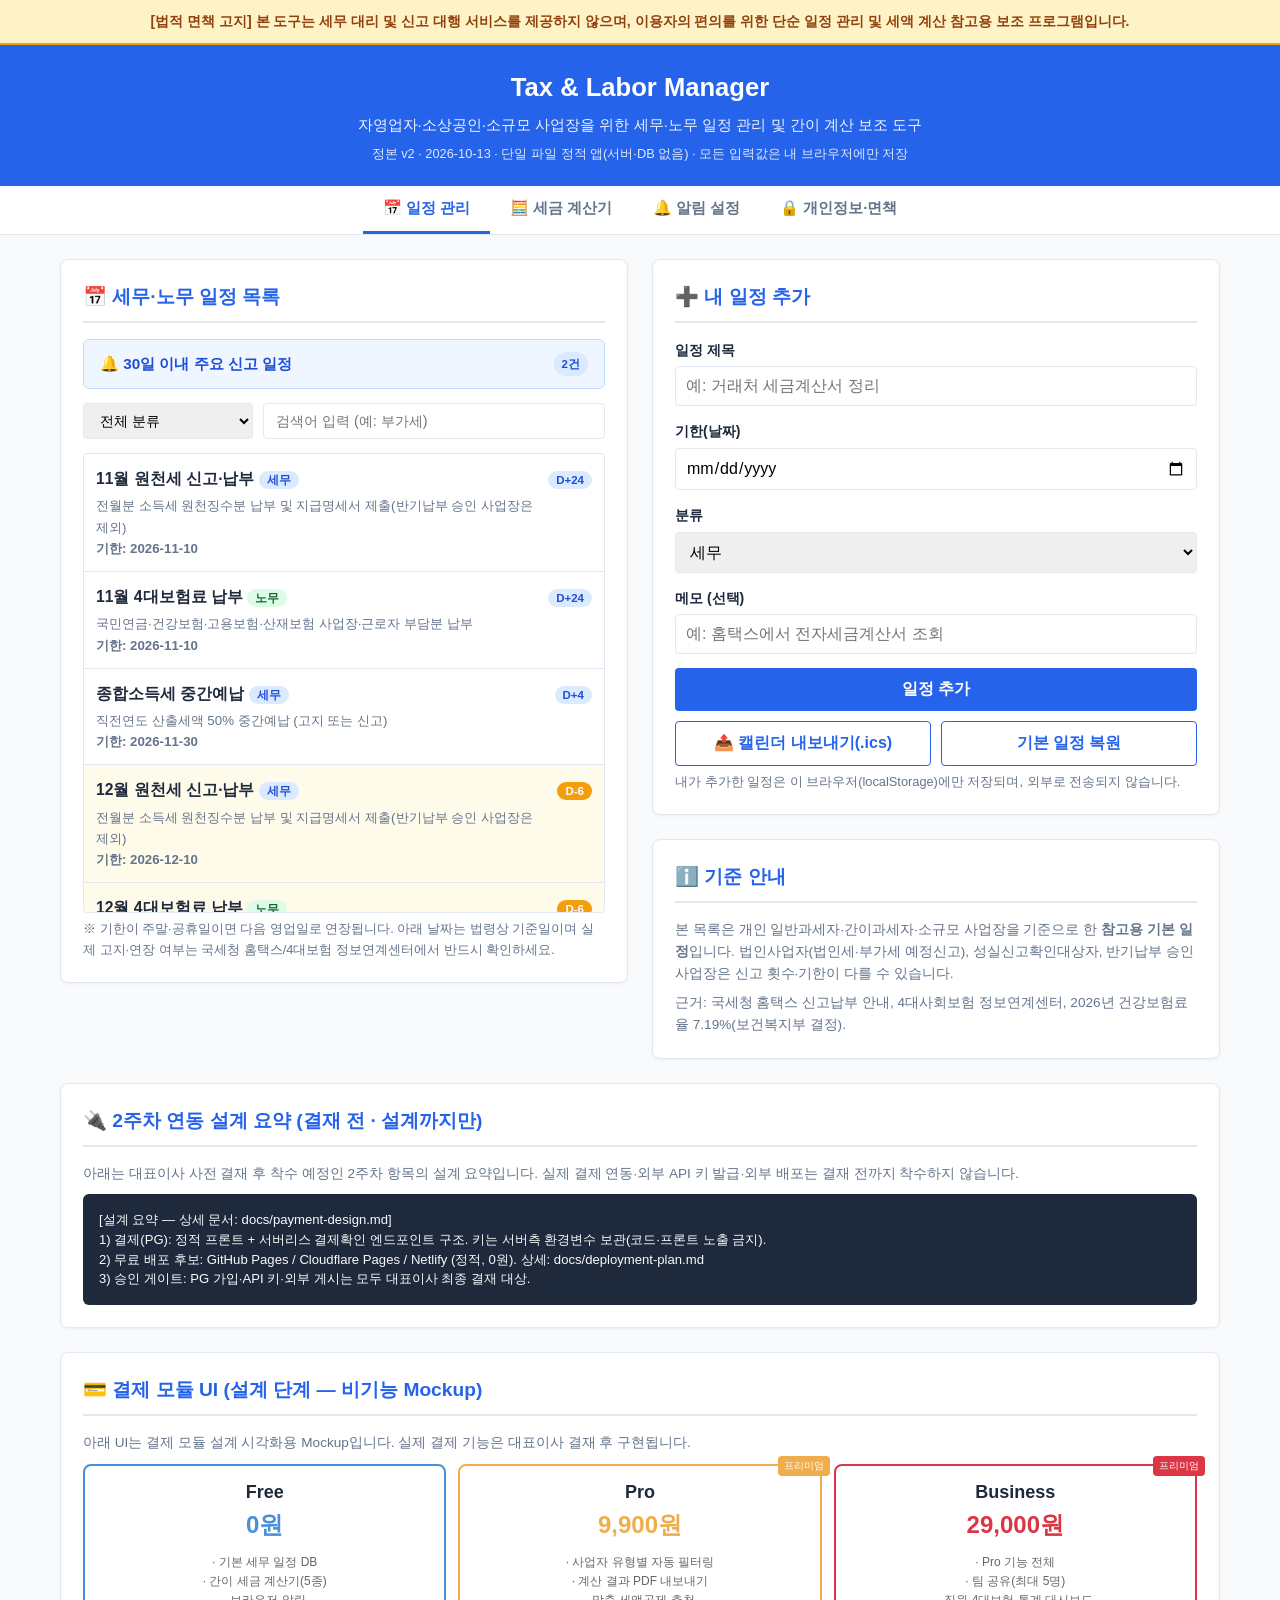
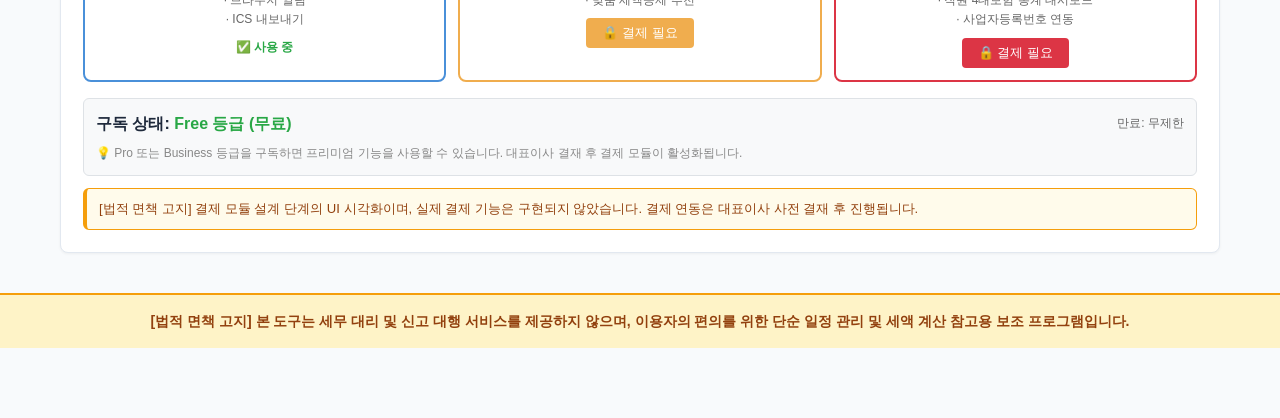
<file: index.html>
<!DOCTYPE html>
<html lang="ko">
<head>
<meta charset="UTF-8">
<meta name="viewport" content="width=device-width, initial-scale=1.0">
<title>Tax &amp; Labor Manager — 세무·노무 일정 및 간이 계산 보조 도구</title>
<!--
  ============================================================================
  Tax & Labor Manager (세무·노무 일정 관리 + 세금 간이 계산 보조 도구)
  - 10조 스튜디오 · automation · 정본 v2 (2026-10-13 확장판)
  - 단일 파일 정적 웹 앱(HTML/CSS/JS, 외부 라이브러리 0). 서버·DB 없음.
  - 개인정보: 모든 입력값은 브라우저 localStorage에만 저장되며 외부 전송 없음.
  - 법적 성격: 세무 대리·신고 대행이 아닌 '단순 일정 관리 및 세액 계산 참고용 보조'.
  - 근거(2026 요율): 보건복지부 2026년 건강보험료율 7.19% 결정 보도자료,
    국민연금 9.5%(연금개혁), 고용보험 실업급여 1.8%, 장기요양 건보료의 12.95%.
    4대보험 정보연계센터·국세청 홈택스 공시 기준. 요율은 매년 변동될 수 있음.
  ============================================================================
-->
<style>
  :root{
    --primary:#2563eb; --primary-dark:#1d4ed8; --bg:#f8fafc; --card:#ffffff;
    --text:#1e293b; --muted:#64748b; --border:#e2e8f0;
    --warn-bg:#fef3c7; --warn-border:#f59e0b; --warn-text:#92400e;
    --danger:#dc2626; --ok:#059669;
  }
  *{box-sizing:border-box;margin:0;padding:0;font-family:'Malgun Gothic','Apple SD Gothic Neo',sans-serif;}
  body{background:var(--bg);color:var(--text);line-height:1.6;padding-bottom:70px;}

  /* ── 법적 면책 고지 (상단·하단 영구 고정) ───────────────────────────── */
  .disclaimer-banner{background:var(--warn-bg);border-bottom:2px solid var(--warn-border);
    color:var(--warn-text);padding:10px 20px;font-size:.88rem;text-align:center;font-weight:bold;
    position:sticky;top:0;z-index:1000;}
  .disclaimer-footer{background:var(--warn-bg);border-top:2px solid var(--warn-border);
    color:var(--warn-text);padding:15px 20px;font-size:.88rem;text-align:center;font-weight:bold;margin-top:40px;}
  .disclaimer-inline{background:#fffbeb;border:1px solid var(--warn-border);border-left:4px solid var(--warn-border);
    color:var(--warn-text);padding:10px 12px;border-radius:6px;font-size:.82rem;margin-top:10px;line-height:1.5;}

  header{background:var(--primary);color:#fff;padding:22px 20px;text-align:center;}
  header h1{font-size:1.6rem;margin-bottom:6px;}
  header p{font-size:.95rem;opacity:.92;}

  .tabs{display:flex;justify-content:center;gap:0;background:#fff;border-bottom:1px solid var(--border);
    position:sticky;top:44px;z-index:900;flex-wrap:wrap;}
  .tab{padding:12px 20px;cursor:pointer;border:none;background:none;font-size:.95rem;font-weight:bold;
    color:var(--muted);border-bottom:3px solid transparent;}
  .tab.active{color:var(--primary);border-bottom-color:var(--primary);}
  .panel{display:none;}
  .panel.active{display:block;}

  .container{max-width:1200px;margin:24px auto;padding:0 20px;}
  .grid2{display:grid;grid-template-columns:1fr 1fr;gap:24px;}
  @media(max-width:900px){.grid2{grid-template-columns:1fr;}}

  .card{background:var(--card);border:1px solid var(--border);border-radius:8px;padding:22px;
    box-shadow:0 1px 3px rgba(0,0,0,.05);margin-bottom:24px;}
  .card h2{font-size:1.2rem;color:var(--primary);margin-bottom:16px;border-bottom:2px solid var(--border);padding-bottom:8px;}

  .filterbar{display:flex;gap:10px;margin-bottom:14px;flex-wrap:wrap;}
  .filterbar select,.filterbar input{padding:8px 12px;border:1px solid var(--border);border-radius:4px;font-size:.9rem;}
  .filterbar input{flex:1;min-width:140px;}

  .upcoming{background:#eff6ff;border:1px solid #bfdbfe;border-radius:6px;padding:12px 16px;margin-bottom:14px;
    display:flex;align-items:center;justify-content:space-between;font-weight:bold;color:var(--primary-dark);font-size:.95rem;}

  .schedule-list{max-height:460px;overflow-y:auto;border:1px solid var(--border);border-radius:4px;}
  .schedule-item{padding:12px;border-bottom:1px solid var(--border);display:flex;justify-content:space-between;align-items:flex-start;gap:10px;}
  .schedule-item:last-child{border-bottom:none;}
  .schedule-item.urgent{background:#fef2f2;}
  .schedule-item.soon{background:#fffbeb;}
  .schedule-info h4{font-size:.98rem;margin-bottom:4px;}
  .schedule-info p{font-size:.83rem;color:var(--muted);}
  .badge{background:#dbeafe;color:var(--primary-dark);padding:3px 8px;border-radius:12px;font-size:.72rem;font-weight:bold;white-space:nowrap;}
  .badge.dday{background:var(--danger);color:#fff;}
  .badge.soon{background:var(--warn-border);color:#fff;}
  .badge.labor{background:#dcfce7;color:#166534;}
  .delbtn{background:none;border:1px solid var(--border);color:var(--muted);border-radius:4px;cursor:pointer;
    font-size:.75rem;padding:3px 8px;}

  .form-group{margin-bottom:14px;}
  .form-group label{display:block;font-size:.88rem;font-weight:bold;margin-bottom:5px;}
  .form-group input,.form-group select{width:100%;padding:10px;border:1px solid var(--border);border-radius:4px;font-size:1rem;}
  .btn{background:var(--primary);color:#fff;border:none;padding:11px 20px;border-radius:4px;font-size:1rem;
    font-weight:bold;cursor:pointer;width:100%;transition:background .2s;}
  .btn:hover{background:var(--primary-dark);}
  .btn.secondary{background:#fff;color:var(--primary);border:1px solid var(--primary);}
  .btn.warn{background:var(--warn-border);}
  .row{display:flex;gap:10px;flex-wrap:wrap;}
  .row .btn{width:auto;flex:1;min-width:130px;}

  .result-box{background:#f1f5f9;border:1px solid var(--border);border-radius:6px;padding:16px;margin-top:16px;}
  .result-box h3{font-size:1.05rem;margin-bottom:8px;}
  .result-row{display:flex;justify-content:space-between;font-size:.95rem;padding:3px 0;}
  .result-total{font-size:1.15rem;font-weight:bold;color:var(--primary-dark);border-top:1px solid var(--border);
    margin-top:8px;padding-top:8px;}

  pre{background:#1e293b;color:#f8fafc;padding:16px;border-radius:6px;overflow-x:auto;font-size:.82rem;line-height:1.5;}
  table.data{width:100%;border-collapse:collapse;font-size:.88rem;margin-top:8px;}
  table.data th,table.data td{border:1px solid var(--border);padding:7px 10px;text-align:left;}
  table.data th{background:#f1f5f9;}
  .note{font-size:.8rem;color:var(--muted);margin-top:6px;}
  .tag{display:inline-block;background:#eef2ff;color:#3730a3;border-radius:4px;padding:1px 6px;font-size:.75rem;margin-left:4px;}
  .muted{color:var(--muted);font-size:.85rem;}
</style>
</head>
<body>

<!-- 상단 법적 면책 고지 (영구 고정) -->
<div class="disclaimer-banner">
  [법적 면책 고지] 본 도구는 세무 대리 및 신고 대행 서비스를 제공하지 않으며, 이용자의 편의를 위한 단순 일정 관리 및 세액 계산 참고용 보조 프로그램입니다.
</div>

<header>
  <h1>Tax &amp; Labor Manager</h1>
  <p>자영업자·소상공인·소규모 사업장을 위한 세무·노무 일정 관리 및 간이 계산 보조 도구</p>
  <p style="font-size:.8rem;opacity:.85;margin-top:6px;">정본 v2 · 2026-10-13 · 단일 파일 정적 앱(서버·DB 없음) · 모든 입력값은 내 브라우저에만 저장</p>
</header>

<div class="tabs">
  <button class="tab active" onclick="showPanel('panel-schedule',this)">📅 일정 관리</button>
  <button class="tab" onclick="showPanel('panel-calc',this)">🧮 세금 계산기</button>
  <button class="tab" onclick="showPanel('panel-alert',this)">🔔 알림 설정</button>
  <button class="tab" onclick="showPanel('panel-privacy',this)">🔒 개인정보·면책</button>
</div>

<div class="container">

<!-- ══════════════ 일정 관리 ══════════════ -->
<div id="panel-schedule" class="panel active">
  <div class="grid2">
    <div>
      <div class="card">
        <h2>📅 세무·노무 일정 목록</h2>
        <div class="upcoming">
          <span>🔔 30일 이내 주요 신고 일정</span>
          <span id="upcoming-count" class="badge">0건</span>
        </div>
        <div class="filterbar">
          <select id="filter-category" onchange="renderSchedules()">
            <option value="ALL">전체 분류</option>
            <option value="세무">세무 (국세·지방세)</option>
            <option value="노무">노무 (4대보험·급여)</option>
            <option value="신고안내">신고·환급 안내</option>
            <option value="내일정">내가 추가한 일정</option>
          </select>
          <input type="text" id="search-keyword" placeholder="검색어 입력 (예: 부가세)" oninput="renderSchedules()">
        </div>
        <div class="schedule-list" id="schedule-container"></div>
        <div class="note">※ 기한이 주말·공휴일이면 다음 영업일로 연장됩니다. 아래 날짜는 법령상 기준일이며 실제 고지·연장 여부는 국세청 홈택스/4대보험 정보연계센터에서 반드시 확인하세요.</div>
      </div>
    </div>

    <div>
      <div class="card">
        <h2>➕ 내 일정 추가</h2>
        <div class="form-group">
          <label for="new-title">일정 제목</label>
          <input type="text" id="new-title" placeholder="예: 거래처 세금계산서 정리">
        </div>
        <div class="form-group">
          <label for="new-date">기한(날짜)</label>
          <input type="date" id="new-date">
        </div>
        <div class="form-group">
          <label for="new-category">분류</label>
          <select id="new-category">
            <option value="세무">세무</option>
            <option value="노무">노무</option>
            <option value="내일정">내 일정(기타)</option>
          </select>
        </div>
        <div class="form-group">
          <label for="new-desc">메모 (선택)</label>
          <input type="text" id="new-desc" placeholder="예: 홈택스에서 전자세금계산서 조회">
        </div>
        <button class="btn" onclick="addSchedule()">일정 추가</button>
        <div class="row" style="margin-top:10px;">
          <button class="btn secondary" onclick="exportICS()">📤 캘린더 내보내기(.ics)</button>
          <button class="btn secondary" onclick="resetSchedules()">기본 일정 복원</button>
        </div>
        <div class="note">내가 추가한 일정은 이 브라우저(localStorage)에만 저장되며, 외부로 전송되지 않습니다.</div>
      </div>

      <div class="card">
        <h2>ℹ️ 기준 안내</h2>
        <p class="muted">본 목록은 개인 일반과세자·간이과세자·소규모 사업장을 기준으로 한 <b>참고용 기본 일정</b>입니다. 법인사업자(법인세·부가세 예정신고), 성실신고확인대상자, 반기납부 승인 사업장은 신고 횟수·기한이 다를 수 있습니다.</p>
        <p class="muted" style="margin-top:8px;">근거: 국세청 홈택스 신고납부 안내, 4대사회보험 정보연계센터, 2026년 건강보험료율 7.19%(보건복지부 결정).</p>
      </div>
    </div>
  </div>
</div>

<!-- ══════════════ 세금 계산기 ══════════════ -->
<div id="panel-calc" class="panel">
  <div class="grid2">
    <div>
      <div class="card">
        <h2>🧮 간이 계산기</h2>
        <div class="form-group">
          <label for="calc-type">계산 종류</label>
          <select id="calc-type" onchange="toggleCalcType()">
            <option value="vat">부가가치세 (일반과세자)</option>
            <option value="vat-simple">부가가치세 (간이과세자)</option>
            <option value="income">종합소득세 (기본세율)</option>
            <option value="withholding">원천세 (사업소득 3.3% 프리랜서)</option>
            <option value="insurance">4대보험 (근로자 부담분)</option>
          </select>
        </div>

        <div id="f-vat">
          <div class="form-group"><label for="vat-supply">과세표준 공급가액 합계 (원)</label>
            <input type="number" id="vat-supply" value="50000000"></div>
          <div class="form-group"><label for="vat-purchase">공제받을 매입세액 합계 (원)</label>
            <input type="number" id="vat-purchase" value="3000000"></div>
        </div>

        <div id="f-vat-simple" style="display:none;">
          <div class="form-group"><label for="vats-supply">공급대가 합계 (세금 포함 매출, 원)</label>
            <input type="number" id="vats-supply" value="40000000"></div>
          <div class="form-group"><label for="vats-rate">업종별 부가가치율 (%)</label>
            <select id="vats-rate">
              <option value="15">소매·음식점 등 (15%)</option>
              <option value="20">제조·숙박 등 (20%)</option>
              <option value="25">건설·운수 등 (25%)</option>
              <option value="30" selected>부동산임대·기타 (30%)</option>
            </select></div>
          <div class="note">간이과세자 세액 = 공급대가 × 업종별 부가가치율 × 10%</div>
        </div>

        <div id="f-income" style="display:none;">
          <div class="form-group"><label for="income-annual">연간 총수입금액 (매출, 원)</label>
            <input type="number" id="income-annual" value="80000000"></div>
          <div class="form-group"><label for="income-expense">연간 필요경비 (원)</label>
            <input type="number" id="income-expense" value="50000000"></div>
          <div class="form-group"><label for="income-deduct">소득공제 합계 — 본인·부양가족·연금 등 (원)</label>
            <input type="number" id="income-deduct" value="1500000"></div>
        </div>

        <div id="f-withholding" style="display:none;">
          <div class="form-group"><label for="wh-amount">지급액 (세전, 원)</label>
            <input type="number" id="wh-amount" value="3000000"></div>
          <div class="note">사업소득 3.3% = 소득세 3% + 지방소득세 0.3% (원천징수 후 다음 해 5월 종합소득세 신고 시 정산)</div>
        </div>

        <div id="f-insurance" style="display:none;">
          <div class="form-group"><label for="ins-month">월 보수(세전 급여, 원)</label>
            <input type="number" id="ins-month" value="3000000"></div>
          <div class="note">2026년 근로자 부담: 국민연금 4.75% · 건강보험 3.595% · 장기요양 건보료×12.95% · 고용보험(실업급여) 0.9%. 산재보험은 전액 사업주 부담.</div>
        </div>

        <button class="btn" onclick="calculate()">간이 추정 실행</button>
      </div>
    </div>

    <div>
      <div class="card">
        <h2>📊 추정 결과</h2>
        <div class="result-box" id="calc-result">
          <p class="muted">계산 종류와 금액을 선택한 뒤 [간이 추정 실행]을 누르세요.</p>
        </div>
      </div>
      <div class="card">
        <h2>📌 2026년 요율 참고표</h2>
        <table class="data">
          <tr><th>항목</th><th>전체</th><th>근로자 부담</th></tr>
          <tr><td>국민연금</td><td>9.5%</td><td>4.75%</td></tr>
          <tr><td>건강보험</td><td>7.19%</td><td>3.595%</td></tr>
          <tr><td>장기요양보험</td><td>건보료의 12.95%</td><td>절반</td></tr>
          <tr><td>고용보험(실업급여)</td><td>1.8%</td><td>0.9%</td></tr>
          <tr><td>산재보험</td><td>업종별(평균 약 1.4%)</td><td>0(사업주 전액)</td></tr>
        </table>
        <div class="note">출처: 보건복지부 2026 건강보험료율 결정(7.19%), 4대보험 정보연계센터·근로복지공단 공시. 요율·기준소득월액 상·하한(2026년 41만~659만 원)은 매년 변동될 수 있으므로 실제 급여명세서·공단 조회값을 최종 기준으로 삼으세요.</div>
      </div>
    </div>
  </div>
</div>

<!-- ══════════════ 알림 설정 ══════════════ -->
<div id="panel-alert" class="panel">
  <div class="grid2">
    <div>
      <div class="card">
        <h2>🔔 브라우저 알림</h2>
        <p class="muted">신고 기한이 다가오면 브라우저 알림으로 알려드립니다. (이 탭이 열려 있는 동안 동작합니다.)</p>
        <div class="form-group" style="margin-top:14px;">
          <label for="alert-days">며칠 전에 알릴까요?</label>
          <select id="alert-days" onchange="saveAlertPref()">
            <option value="1">1일 전</option>
            <option value="3" selected>3일 전</option>
            <option value="7">7일 전</option>
            <option value="14">14일 전</option>
          </select>
        </div>
        <div class="row">
          <button class="btn" onclick="requestNotify()">알림 권한 요청</button>
          <button class="btn secondary" onclick="testNotify()">테스트 알림</button>
        </div>
        <div class="result-box" id="alert-status"><p class="muted">현재 알림 권한: 확인 전</p></div>
      </div>
    </div>
    <div>
      <div class="card">
        <h2>📋 알림 대상 미리보기</h2>
        <div class="schedule-list" id="alert-preview" style="max-height:360px;"></div>
        <div class="note">정적 웹 앱 특성상 앱이 닫혀 있을 때는 알림이 오지 않습니다. 상시 알림이 필요하면 아래 캘린더 내보내기(.ics)로 휴대폰 기본 캘린더에 등록하는 방법을 권장합니다.</div>
        <button class="btn secondary" style="margin-top:10px;" onclick="exportICS()">📤 캘린더 내보내기(.ics)</button>
      </div>
    </div>
  </div>
</div>

<!-- ══════════════ 개인정보·면책 ══════════════ -->
<div id="panel-privacy" class="panel">
  <div class="card">
    <h2>🔒 개인정보 처리 및 법적 성격 안내</h2>
    <p style="margin-bottom:10px;"><b>1. 수집하는 개인정보: 없음.</b> 본 도구는 회원가입·로그인이 없으며, 사업자등록번호·주민등록번호 등 민감정보를 수집·전송하지 않습니다. 사용자가 입력한 일정·금액은 오직 사용자의 브라우저 저장소(localStorage)에만 남고 외부 서버로 전송되지 않습니다.</p>
    <p style="margin-bottom:10px;"><b>2. 법적 성격.</b> 본 도구는 세무 대리 및 신고 대행 서비스를 제공하지 않으며, 이용자의 편의를 위한 단순 일정 관리 및 세액 계산 참고용 보조 프로그램입니다. 세무사법 제2조에 따른 세무 대리(기장·신고 대행·세무 자문)에 해당하지 않습니다.</p>
    <p style="margin-bottom:10px;"><b>3. 계산 결과의 한계.</b> 모든 계산은 공개된 세율·요율을 적용한 단순 추정치이며, 소득공제·세액공제·가산세·감면·정산을 모두 반영하지 않습니다. 실제 신고 세액과 다를 수 있습니다.</p>
    <p style="margin-bottom:10px;"><b>4. 최종 확인 의무.</b> 실제 신고·납부 금액과 기한은 국세청 홈택스(126), 4대사회보험 정보연계센터, 세무대리인(세무사)을 통해 반드시 확인하시기 바랍니다.</p>
    <p><b>5. 근거 자료.</b> 일정: 국세청 홈택스 신고·납부 안내. 요율: 2026년 국민연금 9.5%·건강보험 7.19%·장기요양 건보료의 12.95%·고용보험(실업급여) 1.8%(보건복지부·근로복지공단 공시).</p>
    <div class="disclaimer-inline">
      [법적 면책 고지] 본 도구는 세무 대리 및 신고 대행 서비스를 제공하지 않으며, 이용자의 편의를 위한 단순 일정 관리 및 세액 계산 참고용 보조 프로그램입니다.
    </div>
  </div>
</div>

  <!-- 2주차 연동 설계 (요약) -->
  <div class="card">
    <h2>🔌 2주차 연동 설계 요약 (결재 전 · 설계까지만)</h2>
    <p class="muted" style="margin-bottom:10px;">아래는 대표이사 사전 결재 후 착수 예정인 2주차 항목의 설계 요약입니다. 실제 결제 연동·외부 API 키 발급·외부 배포는 결재 전까지 착수하지 않습니다.</p>
    <pre><code>[설계 요약 — 상세 문서: docs/payment-design.md]
1) 결제(PG): 정적 프론트 + 서버리스 결제확인 엔드포인트 구조. 키는 서버측 환경변수 보관(코드·프론트 노출 금지).
2) 무료 배포 후보: GitHub Pages / Cloudflare Pages / Netlify (정적, 0원). 상세: docs/deployment-plan.md
3) 승인 게이트: PG 가입·API 키·외부 게시는 모두 대표이사 최종 결재 대상.</code></pre>
  </div>

  <!-- 결제 모듈 UI (비기능 설계 시각화) -->
  <div class="card">
    <h2>💳 결제 모듈 UI (설계 단계 — 비기능 Mockup)</h2>
    <p class="muted" style="margin-bottom:10px;">아래 UI는 결제 모듈 설계 시각화용 Mockup입니다. 실제 결제 기능은 대표이사 결재 후 구현됩니다.</p>

    <!-- 구독 등급 카드 -->
    <div style="display:flex;gap:12px;margin-bottom:16px;flex-wrap:wrap;">
      <div style="flex:1;min-width:150px;border:2px solid #4a90d9;border-radius:8px;padding:12px;text-align:center;">
        <div style="font-weight:bold;font-size:18px;">Free</div>
        <div style="font-size:24px;font-weight:bold;color:#4a90d9;">0원</div>
        <div style="font-size:12px;color:#666;margin-top:8px;">· 기본 세무 일정 DB<br>· 간이 세금 계산기(5종)<br>· 브라우저 알림<br>· ICS 내보내기</div>
        <div style="margin-top:8px;font-size:12px;color:#28a745;font-weight:bold;">✅ 사용 중</div>
      </div>
      <div style="flex:1;min-width:150px;border:2px solid #f0ad4e;border-radius:8px;padding:12px;text-align:center;position:relative;">
        <div style="font-weight:bold;font-size:18px;">Pro</div>
        <div style="font-size:24px;font-weight:bold;color:#f0ad4e;">9,900원</div>
        <div style="font-size:12px;color:#666;margin-top:8px;">· 사업자 유형별 자동 필터링<br>· 계산 결과 PDF 내보내기<br>· 맞춤 세액공제 추천</div>
        <div style="position:absolute;top:-10px;right:-10px;background:#f0ad4e;color:white;font-size:10px;padding:2px 6px;border-radius:4px;">프리미엄</div>
        <button type="button" onclick="showPaymentLocked('Pro')" style="margin-top:8px;padding:6px 16px;background:#f0ad4e;color:white;border:none;border-radius:4px;cursor:pointer;font-size:13px;">
          🔒 결제 필요
        </button>
      </div>
      <div style="flex:1;min-width:150px;border:2px solid #dc3545;border-radius:8px;padding:12px;text-align:center;position:relative;">
        <div style="font-weight:bold;font-size:18px;">Business</div>
        <div style="font-size:24px;font-weight:bold;color:#dc3545;">29,000원</div>
        <div style="font-size:12px;color:#666;margin-top:8px;">· Pro 기능 전체<br>· 팀 공유(최대 5명)<br>· 직원 4대보험 통계 대시보드<br>· 사업자등록번호 연동</div>
        <div style="position:absolute;top:-10px;right:-10px;background:#dc3545;color:white;font-size:10px;padding:2px 6px;border-radius:4px;">프리미엄</div>
        <button type="button" onclick="showPaymentLocked('Business')" style="margin-top:8px;padding:6px 16px;background:#dc3545;color:white;border:none;border-radius:4px;cursor:pointer;font-size:13px;">
          🔒 결제 필요
        </button>
      </div>
    </div>

    <!-- 구독 상태 표시 -->
    <div style="background:#f8f9fa;border:1px solid #dee2e6;border-radius:6px;padding:12px;margin-bottom:12px;">
      <div style="display:flex;justify-content:space-between;align-items:center;">
        <div>
          <strong>구독 상태:</strong> <span style="color:#28a745;font-weight:bold;">Free 등급 (무료)</span>
        </div>
        <div style="font-size:12px;color:#666;">만료: 무제한</div>
      </div>
      <div style="margin-top:8px;font-size:12px;color:#888;">
        💡 Pro 또는 Business 등급을 구독하면 프리미엄 기능을 사용할 수 있습니다. 대표이사 결재 후 결제 모듈이 활성화됩니다.
      </div>
    </div>

    <!-- 결제 잠금 안내 모달 -->
    <div id="payment-locked-modal" style="display:none;position:fixed;top:0;left:0;width:100%;height:100%;background:rgba(0,0,0,0.5);z-index:1000;">
      <div style="background:white;border-radius:8px;max-width:400px;margin:100px auto;padding:24px;text-align:center;">
        <div style="font-size:48px;margin-bottom:12px;">🔒</div>
        <h3 style="margin:0 0 12px;">프리미엄 기능</h3>
        <p style="color:#666;margin-bottom:20px;">결제 모듈은 대표이사 최종 결재 후 활성화됩니다.<br>결재 완료 시 자동으로 기능이 잠금 해제됩니다.</p>
        <button type="button" onclick="document.getElementById('payment-locked-modal').style.display='none'" style="padding:8px 24px;background:#6c757d;color:white;border:none;border-radius:4px;cursor:pointer;">확인</button>
      </div>
    </div>

    <div class="disclaimer-inline">
      [법적 면책 고지] 결제 모듈 설계 단계의 UI 시각화이며, 실제 결제 기능은 구현되지 않았습니다. 결제 연동은 대표이사 사전 결재 후 진행됩니다.
    </div>
  </div>

</div><!-- /container -->

<!-- 하단 법적 면책 고지 (영구 고정) -->
<div class="disclaimer-footer">
  [법적 면책 고지] 본 도구는 세무 대리 및 신고 대행 서비스를 제공하지 않으며, 이용자의 편의를 위한 단순 일정 관리 및 세액 계산 참고용 보조 프로그램입니다.
</div>

<script>
/* ─────────────────────────────────────────────────────────────────────────
   데이터: 정기 일정 생성 + 연간 고정 일정 + 사용자 일정
   ───────────────────────────────────────────────────────────────────────── */
const DISCLAIMER = "본 도구는 세무 대리 및 신고 대행 서비스를 제공하지 않으며, 이용자의 편의를 위한 단순 일정 관리 및 세액 계산 참고용 보조 프로그램입니다.";

function showPaymentLocked(tier){
  alert(
    '💳 ['+tier+' 등급 결제]\n\n' +
    '결제 모듈은 대표이사 최종 결재 후 활성화됩니다.\n' +
    '결재 완료 시 자동으로 프리미엄 기능이 잠금 해제됩니다.\n\n' +
    '자세한 내용은 docs/payment-design.md 를 참고하십시오.'
  );
}

function fmt(n){ return Math.round(n).toLocaleString('ko-KR'); }
function yearOf(){ return new Date().getFullYear(); }

// 연간 고정 일정 (매년 반복, 기준일)
function annualEvents(y){
  return [
    { id:`a${y}-vats1`, title:"부가가치세 1기 예정신고·납부", date:`${y}-04-25`, category:"세무", desc:"법인 기준 1~3월 실적 예정신고 (개인 일반과세자는 예정고지 납부)" },
    { id:`a${y}-resident`, title:"종합소득세 확정신고·납부", date:`${y}-05-31`, category:"세무", desc:`${y-1}년 귀속 종합소득세 확정신고 (성실신고확인대상자는 6월 30일)` },
    { id:`a${y}-vat1`, title:"부가가치세 1기 확정신고·납부", date:`${y}-07-25`, category:"세무", desc:"1월 1일~6월 30일 과세기간 확정신고(개인·법인)" },
    { id:`a${y}-vat2b`, title:"부가가치세 2기 예정신고·납부", date:`${y}-10-25`, category:"세무", desc:"7월 1일~9월 30일 실적 예정신고" },
    { id:`a${y}-mid`, title:"종합소득세 중간예납", date:`${y}-11-30`, category:"세무", desc:"직전연도 산출세액 50% 중간예납 (고지 또는 신고)" }
  ];
}

// 매월 정기 일정 (원천세·4대보험: 매월 10일)
function monthlyEvents(y){
  const out=[];
  for(let m=1;m<=12;m++){
    const mm=String(m).padStart(2,'0');
    out.push({ id:`m${y}${mm}-wh`, title:`${m}월 원천세 신고·납부`, date:`${y}-${mm}-10`, category:"세무", desc:"전월분 소득세 원천징수분 납부 및 지급명세서 제출(반기납부 승인 사업장은 제외)" });
    out.push({ id:`m${y}${mm}-ins`, title:`${m}월 4대보험료 납부`, date:`${y}-${mm}-10`, category:"노무", desc:"국민연금·건강보험·고용보험·산재보험 사업장·근로자 부담분 납부" });
  }
  return out;
}

function buildDefault(){
  const y=yearOf();
  let list=[];
  list=list.concat(annualEvents(y));
  list=list.concat(monthlyEvents(y));
  // 다음 연도 2기 확정(1월) 안내
  list.push({ id:`a${y+1}-vat2f`, title:`부가가치세 2기 확정신고 안내(${y+1}년 1월)`, date:`${y+1}-01-25`, category:"신고안내", desc:`${y}년 7월~12월 과세기간 확정신고 예정 (주말이면 연장)` });
  list.push({ id:`a${y}-bonus`, title:"근로·자녀장려금 신청 안내", date:`${y}-05-01`, category:"신고안내", desc:"5월 1일~31일 홈택스 신청 (대상자 자동 안내)" });
  list.push({ id:`a${y}-report`, title:"사업장 현황신고(부동산임대업 등)", date:`${y}-02-10`, category:"세무", desc:"해당 업종 사업장 현황신고 기한" });
  return list;
}

const LS_KEY='tlm_schedules_v2';
let userSchedules = JSON.parse(localStorage.getItem(LS_KEY) || '[]');
let schedules = buildDefault();

function allSchedules(){ return schedules.concat(userSchedules); }

/* ─────────────────────────────────────────────────────────────────────────
   렌더링
   ───────────────────────────────────────────────────────────────────────── */
function daysUntil(dateStr){
  const today=new Date(); today.setHours(0,0,0,0);
  const d=new Date(dateStr+"T00:00:00");
  return Math.round((d-today)/86400000);
}

function renderSchedules(){
  const cat=document.getElementById('filter-category').value;
  const kw=(document.getElementById('search-keyword').value||'').toLowerCase();
  const container=document.getElementById('schedule-container');
  if(!container) return;

  let data=allSchedules().filter(it=>{
    const mCat = (cat==='ALL') || (cat==='내일정' ? it.category==='내일정' : it.category===cat);
    const text=(it.title+' '+it.desc).toLowerCase();
    return mCat && text.includes(kw);
  }).filter(it=>daysUntil(it.date) >= -30); // 지난 30일 지난 건 제외
  data.sort((a,b)=> a.date.localeCompare(b.date));

  container.innerHTML='';
  let upcoming=0;
  data.forEach(it=>{
    const dd=daysUntil(it.date);
    if(dd>=0 && dd<=30) upcoming++;
    const cls = dd<0 ? '' : (dd<=3 ? 'urgent' : (dd<=7 ? 'soon' : ''));
    const badgeCls = dd<0 ? 'badge' : (dd<=3 ? 'badge dday' : (dd<=7 ? 'badge soon' : 'badge'));
    const ddayText = dd<0 ? `D+${Math.abs(dd)}` : (dd===0 ? 'D-DAY' : `D-${dd}`);
    const catBadge = it.category==='노무' ? 'badge labor' : 'badge';
    const div=document.createElement('div');
    div.className='schedule-item '+cls;
    div.innerHTML=`
      <div class="schedule-info">
        <h4>${it.title} <span class="${catBadge}">${it.category}</span></h4>
        <p>${it.desc} <br><strong>기한: ${it.date}</strong></p>
      </div>
      <div style="text-align:right;white-space:nowrap;">
        <span class="${badgeCls}">${ddayText}</span>
        ${it.user?`<br><button class="delbtn" onclick="delSchedule('${it.id}')">삭제</button>`:''}
      </div>`;
    container.appendChild(div);
  });
  document.getElementById('upcoming-count').innerText=upcoming+'건';
  renderAlertPreview();
}

function addSchedule(){
  const title=document.getElementById('new-title').value.trim();
  const date=document.getElementById('new-date').value;
  const category=document.getElementById('new-category').value;
  const desc=document.getElementById('new-desc').value.trim() || '내가 추가한 일정';
  if(!title || !date){ alert('제목과 날짜를 입력하세요.'); return; }
  userSchedules.push({ id:'u'+Date.now(), title, date, category, desc, user:true });
  localStorage.setItem(LS_KEY, JSON.stringify(userSchedules));
  document.getElementById('new-title').value='';
  document.getElementById('new-date').value='';
  document.getElementById('new-desc').value='';
  renderSchedules();
  alert('일정이 추가되었습니다.');
}

function delSchedule(id){
  userSchedules=userSchedules.filter(x=>x.id!==id);
  localStorage.setItem(LS_KEY, JSON.stringify(userSchedules));
  renderSchedules();
}

function resetSchedules(){
  if(!confirm('추가한 일정이 모두 삭제되고 기본 일정으로 복원됩니다. 계속할까요?')) return;
  userSchedules=[];
  localStorage.setItem(LS_KEY, JSON.stringify(userSchedules));
  renderSchedules();
}

/* ─────────────────────────────────────────────────────────────────────────
   탭 전환
   ───────────────────────────────────────────────────────────────────────── */
function showPanel(id, btn){
  document.querySelectorAll('.panel').forEach(p=>p.classList.remove('active'));
  document.getElementById(id).classList.add('active');
  document.querySelectorAll('.tab').forEach(t=>t.classList.remove('active'));
  if(btn) btn.classList.add('active');
}

/* ─────────────────────────────────────────────────────────────────────────
   세금 계산기
   ───────────────────────────────────────────────────────────────────────── */
function toggleCalcType(){
  const t=document.getElementById('calc-type').value;
  const map={ 'vat':'f-vat','vat-simple':'f-vat-simple','income':'f-income','withholding':'f-withholding','insurance':'f-insurance' };
  Object.values(map).forEach(id=>document.getElementById(id).style.display='none');
  document.getElementById(map[t]).style.display='block';
}

function disclaimerHtml(){
  return `<div class="disclaimer-inline">[법적 면책 고지] ${DISCLAIMER}</div>`;
}

// 종합소득세 기본세율(2023~ 적용, 8구간) 누진공제 방식
function incomeTaxByBracket(base){
  const brackets=[
    {lim:14000000, rate:0.06, ded:0},
    {lim:50000000, rate:0.15, ded:1260000},
    {lim:88000000, rate:0.24, ded:5760000},
    {lim:150000000, rate:0.35, ded:15440000},
    {lim:300000000, rate:0.38, ded:19940000},
    {lim:500000000, rate:0.40, ded:25940000},
    {lim:1000000000, rate:0.42, ded:35940000},
    {lim:Infinity, rate:0.45, ded:65940000}
  ];
  for(const b of brackets){
    if(base<=b.lim){ return {tax: Math.max(0, base*b.rate - b.ded), rate:b.rate}; }
  }
}

function calculate(){
  const type=document.getElementById('calc-type').value;
  const box=document.getElementById('calc-result');
  let html='';

  if(type==='vat'){
    const supply=parseFloat(document.getElementById('vat-supply').value)||0;
    const purchase=parseFloat(document.getElementById('vat-purchase').value)||0;
    const output=supply*0.1;
    const estimated=Math.max(0, output-purchase);
    html=`<h3>부가가치세 간이 추정 (일반과세자)</h3>
      <div class="result-row"><span>매출세액 (공급가액×10%)</span><span>${fmt(output)} 원</span></div>
      <div class="result-row"><span>공제 매입세액</span><span>${fmt(purchase)} 원</span></div>
      <div class="result-row result-total"><span>납부 예상액</span><span>${fmt(estimated)} 원</span></div>
      <p class="note">※ 신고 시 가산세·경감·조기환급 등에 따라 달라질 수 있습니다.</p>${disclaimerHtml()}`;
  }
  else if(type==='vat-simple'){
    const supply=parseFloat(document.getElementById('vats-supply').value)||0;
    const rate=parseFloat(document.getElementById('vats-rate').value)/100;
    const base=supply*rate;             // 부가가치(과세표준)
    const estimated=base*0.1;           // 납부세액
    html=`<h3>부가가치세 간이 추정 (간이과세자)</h3>
      <div class="result-row"><span>공급대가</span><span>${fmt(supply)} 원</span></div>
      <div class="result-row"><span>업종별 부가가치율</span><span>${(rate*100).toFixed(0)}%</span></div>
      <div class="result-row"><span>과세표준(부가가치)</span><span>${fmt(base)} 원</span></div>
      <div class="result-row result-total"><span>납부 예상액 (×10%)</span><span>${fmt(estimated)} 원</span></div>
      <p class="note">※ 세금계산서 발급분·매입세액 공제 등에 따라 달라질 수 있습니다.</p>${disclaimerHtml()}`;
  }
  else if(type==='income'){
    const income=parseFloat(document.getElementById('income-annual').value)||0;
    const expense=parseFloat(document.getElementById('income-expense').value)||0;
    const deduct=parseFloat(document.getElementById('income-deduct').value)||0;
    const net=Math.max(0, income-expense);          // 종합소득금액
    const base=Math.max(0, net-deduct);             // 과세표준
    const r=incomeTaxByBracket(base);
    const local=r.tax*0.1;                          // 지방소득세 10%
    const total=r.tax+local;
    html=`<h3>종합소득세 간이 추정</h3>
      <div class="result-row"><span>종합소득금액 (수입−필요경비)</span><span>${fmt(net)} 원</span></div>
      <div class="result-row"><span>과세표준 (소득금액−소득공제)</span><span>${fmt(base)} 원</span></div>
      <div class="result-row"><span>적용 기본세율</span><span>${(r.rate*100).toFixed(0)}%</span></div>
      <div class="result-row"><span>산출세액(국세)</span><span>${fmt(r.tax)} 원</span></div>
      <div class="result-row"><span>지방소득세(10%)</span><span>${fmt(local)} 원</span></div>
      <div class="result-row result-total"><span>합계 예상</span><span>${fmt(total)} 원</span></div>
      <p class="note">※ 세액공제·감면·기납부세액(중간예납·원천징수) 정산 전 추정치입니다.</p>${disclaimerHtml()}`;
  }
  else if(type==='withholding'){
    const amt=parseFloat(document.getElementById('wh-amount').value)||0;
    const income=amt*0.03, local=amt*0.003, net=amt-income-local;
    html=`<h3>원천세 간이 추정 (사업소득 3.3%)</h3>
      <div class="result-row"><span>지급액</span><span>${fmt(amt)} 원</span></div>
      <div class="result-row"><span>소득세 3%</span><span>${fmt(income)} 원</span></div>
      <div class="result-row"><span>지방소득세 0.3%</span><span>${fmt(local)} 원</span></div>
      <div class="result-row result-total"><span>실지급액</span><span>${fmt(net)} 원</span></div>
      <p class="note">※ 근로소득은 간이세액표 적용으로 계산 방식이 다릅니다.</p>${disclaimerHtml()}`;
  }
  else if(type==='insurance'){
    const m=parseFloat(document.getElementById('ins-month').value)||0;
    const pension=m*0.0475;
    const health=m*0.03595;
    const ltc=health*0.1295;
    const emp=m*0.009;
    const total=pension+health+ltc+emp;
    html=`<h3>4대보험 근로자 부담분 간이 추정 (2026)</h3>
      <div class="result-row"><span>국민연금 (4.75%)</span><span>${fmt(pension)} 원</span></div>
      <div class="result-row"><span>건강보험 (3.595%)</span><span>${fmt(health)} 원</span></div>
      <div class="result-row"><span>장기요양 (건보료×12.95%)</span><span>${fmt(ltc)} 원</span></div>
      <div class="result-row"><span>고용보험 실업급여 (0.9%)</span><span>${fmt(emp)} 원</span></div>
      <div class="result-row result-total"><span>근로자 부담 합계</span><span>${fmt(total)} 원</span></div>
      <p class="note">※ 산재보험은 전액 사업주 부담. 국민연금 기준소득월액 상·하한(2026년 41만~659만 원) 및 보수월액 정산에 따라 달라질 수 있습니다. 사업주 부담분은 위 금액과 동일 금액(국민연금·건강보험·장기요양·고용보험 실업급여)에 고용안정·직업능력개발(0.25~0.85%)·산재(업종별)가 가산됩니다.</p>${disclaimerHtml()}`;
  }
  box.innerHTML=html;
}

/* ─────────────────────────────────────────────────────────────────────────
   알림
   ───────────────────────────────────────────────────────────────────────── */
function saveAlertPref(){ localStorage.setItem('tlm_alert_days', document.getElementById('alert-days').value); }

function loadAlertPref(){
  const v=localStorage.getItem('tlm_alert_days');
  if(v) document.getElementById('alert-days').value=v;
}

function renderAlertPreview(){
  const sel=document.getElementById('alert-preview'); if(!sel) return;
  const days=parseInt(document.getElementById('alert-days').value||'3');
  const list=allSchedules()
    .map(it=>({...it, dd:daysUntil(it.date)}))
    .filter(it=>it.dd>=0 && it.dd<=Math.max(days,14))
    .sort((a,b)=>a.dd-b.dd);
  sel.innerHTML = list.length ? '' : '<div style="padding:12px;color:#64748b;">해당 기간에 임박한 일정이 없습니다.</div>';
  list.forEach(it=>{
    const div=document.createElement('div');
    div.className='schedule-item';
    div.innerHTML=`<div class="schedule-info"><h4>${it.title}</h4><p>기한: ${it.date}</p></div>
      <span class="badge ${it.dd<=parseInt(days)?'dday':''}">D-${it.dd}</span>`;
    sel.appendChild(div);
  });
}

function updateAlertStatus(){
  const el=document.getElementById('alert-status');
  if(!('Notification' in window)){ el.innerHTML='<p>이 브라우저는 알림을 지원하지 않습니다.</p>'; return; }
  const p=Notification.permission;
  const label = p==='granted' ? '허용됨 ✅' : (p==='denied' ? '차단됨 ⛔ (브라우저 설정에서 허용 필요)' : '미설정');
  el.innerHTML=`<p>현재 알림 권한: <b>${label}</b></p>`;
}

function requestNotify(){
  if(!('Notification' in window)){ alert('이 브라우저는 알림을 지원하지 않습니다.'); return; }
  Notification.requestPermission().then(p=>{
    updateAlertStatus();
    alert(p==='granted' ? '알림 권한이 허용되었습니다.' : '알림이 허용되지 않았습니다. 브라우저 주소창 옆 설정에서 허용할 수 있습니다.');
  });
}

function testNotify(){
  if('Notification' in window && Notification.permission==='granted'){
    new Notification('세무·노무 일정 알림 테스트', { body:'이것은 테스트 알림입니다. 실제 알림은 신고 기한이 다가오면 표시됩니다.' });
  } else {
    requestNotify();
  }
}

// 페이지가 열려 있는 동안 주기적으로 임박 일정 점검 (중복 알림 방지)
function checkUpcoming(){
  if(!('Notification' in window) || Notification.permission!=='granted') return;
  const days=parseInt(document.getElementById('alert-days').value||'3');
  const fired=JSON.parse(sessionStorage.getItem('tlm_fired')||'[]');
  allSchedules().forEach(it=>{
    const dd=daysUntil(it.date);
    if(dd>=0 && dd<=days && !fired.includes(it.id)){
      new Notification('신고 기한 임박: '+it.title, { body:`기한 ${it.date} (D-${dd}) — 국세청 홈택스/4대보험 정보연계센터에서 확인하세요.` });
      fired.push(it.id);
    }
  });
  sessionStorage.setItem('tlm_fired', JSON.stringify(fired));
}

/* ─────────────────────────────────────────────────────────────────────────
   캘린더(.ics) 내보내기 — 휴대폰 기본 캘린더 등록용
   ───────────────────────────────────────────────────────────────────────── */
function exportICS(){
  const pad=n=>String(n).padStart(2,'0');
  const stamp=()=>{ const d=new Date(); return `${d.getUTCFullYear()}${pad(d.getUTCMonth()+1)}${pad(d.getUTCDate())}T${pad(d.getUTCHours())}${pad(d.getUTCMinutes())}${pad(d.getUTCSeconds())}Z`; };
  const lines=[
    'BEGIN:VCALENDAR','VERSION:2.0','PRODID:-//10jo Studio//Tax Labor Manager//KO','CALSCALE:GREGORIAN'
  ];
  allSchedules().forEach(it=>{
    const d=it.date.replace(/-/g,'');
    const next=new Date(it.date+"T00:00:00"); next.setDate(next.getDate()+1);
    const dEnd=`${next.getFullYear()}${pad(next.getMonth()+1)}${pad(next.getDate())}`;
    lines.push('BEGIN:VEVENT');
    lines.push(`UID:${it.id}@tax-labor-manager`);
    lines.push(`DTSTAMP:${stamp()}`);
    lines.push(`DTSTART;VALUE=DATE:${d}`);
    lines.push(`DTEND;VALUE=DATE:${dEnd}`);
    lines.push(`SUMMARY:${it.title}`);
    lines.push(`DESCRIPTION:${it.desc} (참고용 보조 도구 알림)`);
    lines.push('BEGIN:VALARM','TRIGGER:-P3D','ACTION:DISPLAY',`DESCRIPTION:${it.title} 3일 전`,'END:VALARM');
    lines.push('END:VEVENT');
  });
  lines.push('END:VCALENDAR');
  const blob=new Blob([lines.join('\r\n')], {type:'text/calendar;charset=utf-8'});
  const url=URL.createObjectURL(blob);
  const a=document.createElement('a');
  a.href=url; a.download='세무노무_일정.ics';
  document.body.appendChild(a); a.click(); document.body.removeChild(a);
  URL.revokeObjectURL(url);
}

/* ─────────────────────────────────────────────────────────────────────────
   초기화
   ───────────────────────────────────────────────────────────────────────── */
window.onload=function(){
  renderSchedules();
  toggleCalcType();
  loadAlertPref();
  updateAlertStatus();
  renderAlertPreview();
  // 5분마다 임박 일정 점검 (페이지가 열려 있는 동안)
  setInterval(checkUpcoming, 5*60*1000);
  checkUpcoming();
};
</script>
</body>
</html>
</file>
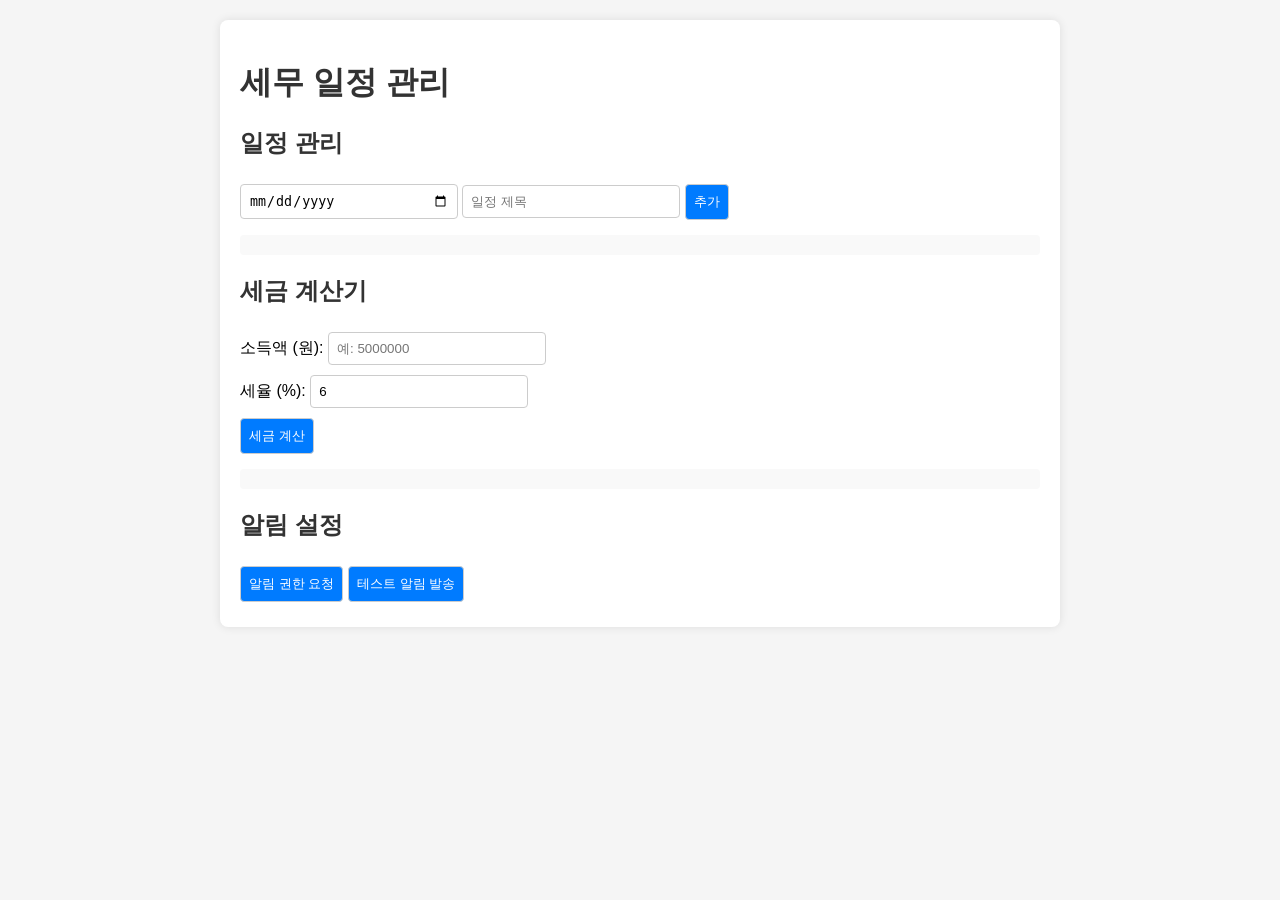
<file: _구버전_20261013/index.html>
<!DOCTYPE html>
<html lang="ko">
<head>
    <meta charset="UTF-8">
    <meta name="viewport" content="width=device-width, initial-scale=1.0">
    <title>세무 일정 관리 + 세금 계산기</title>
    <link rel="stylesheet" href="style.css">
</head>
<body>
    <div class="container">
        <h1>세무 일정 관리</h1>
        <section id="schedule-section">
            <h2>일정 관리</h2>
            <div id="schedule-form">
                <input type="date" id="schedule-date" placeholder="날짜">
                <input type="text" id="schedule-title" placeholder="일정 제목">
                <button id="add-schedule">추가</button>
            </div>
            <ul id="schedule-list"></ul>
        </section>

        <section id="tax-calculator-section">
            <h2>세금 계산기</h2>
            <div id="tax-form">
                <label>소득액 (원): <input type="number" id="income" placeholder="예: 5000000"></label><br>
                <label>세율 (%): <input type="number" id="tax-rate" value="6" step="0.1"></label><br>
                <button id="calculate-tax">세금 계산</button>
            </div>
            <div id="tax-result"></div>
        </section>

        <section id="notification-section">
            <h2>알림 설정</h2>
            <button id="request-notify">알림 권한 요청</button>
            <button id="test-notify">테스트 알림 발송</button>
        </section>
    </div>
    <script src="script.js"></script>
</body>
</html>
</file>
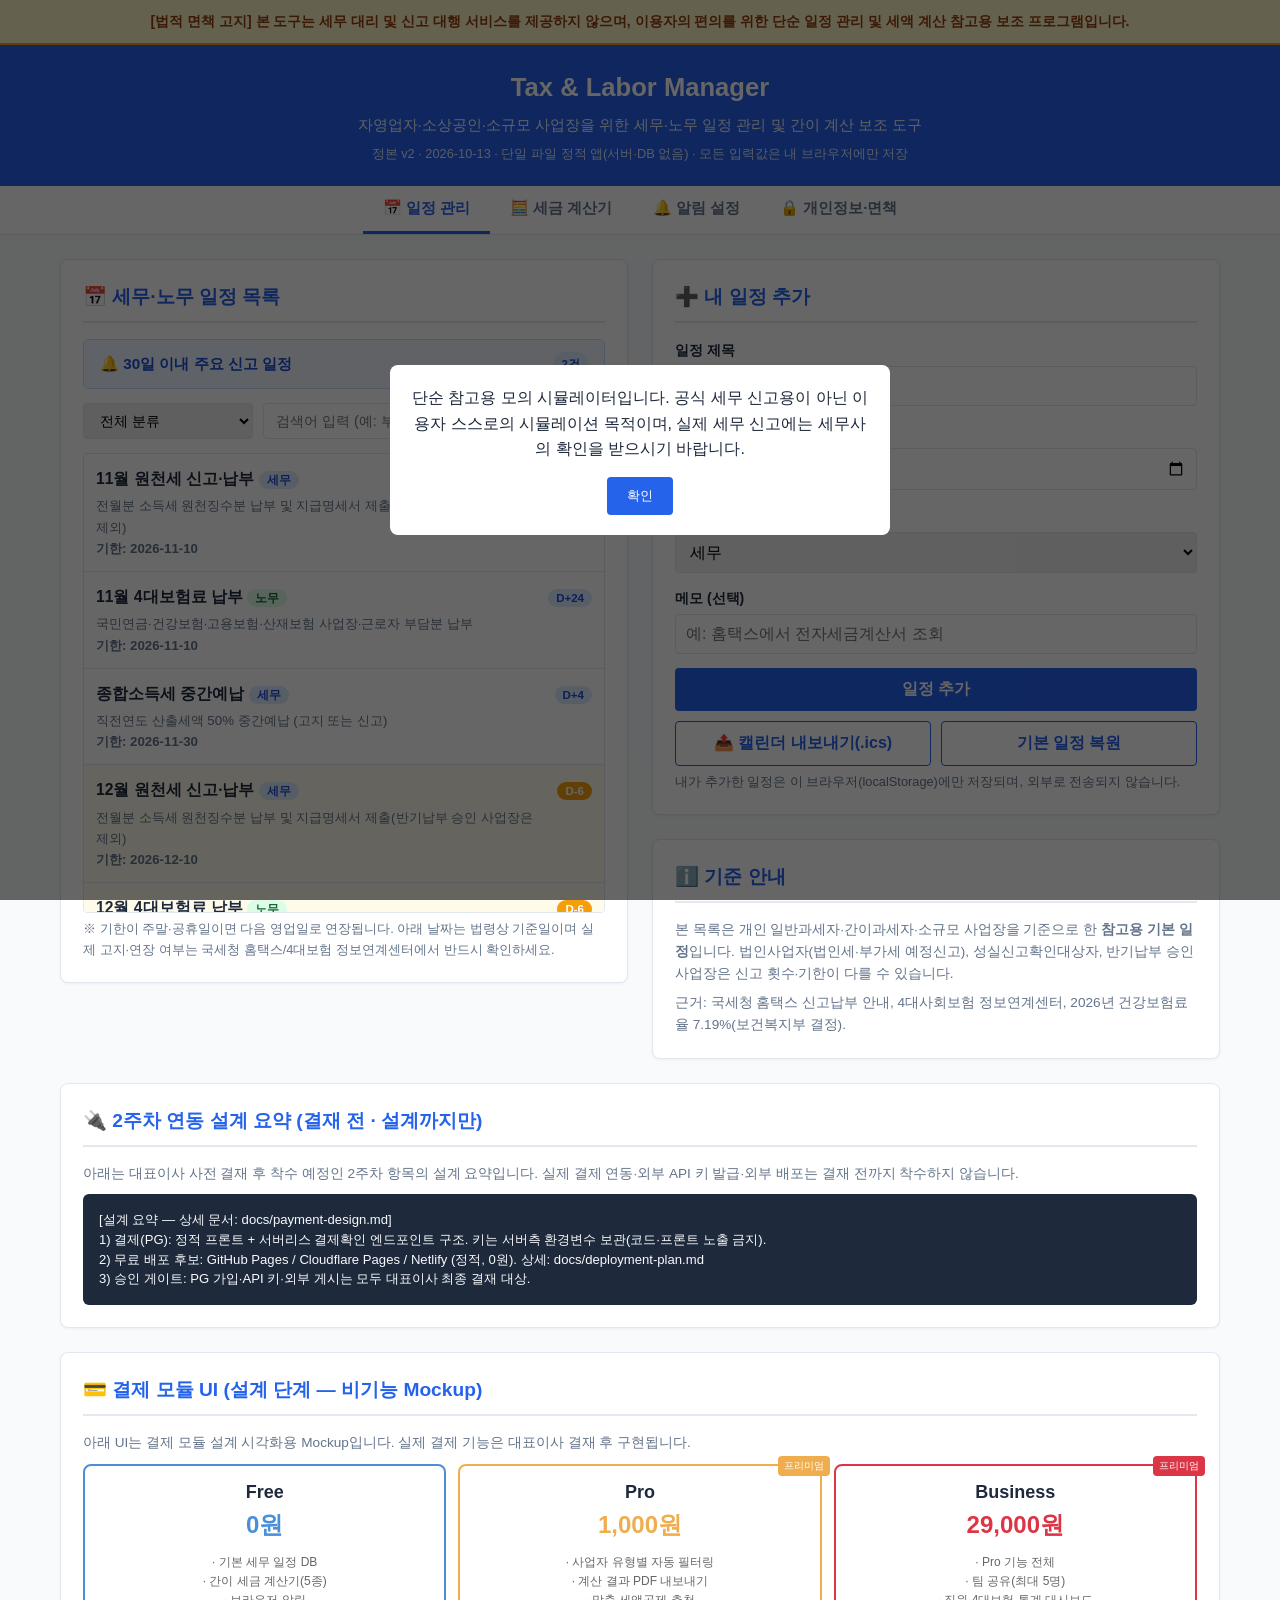
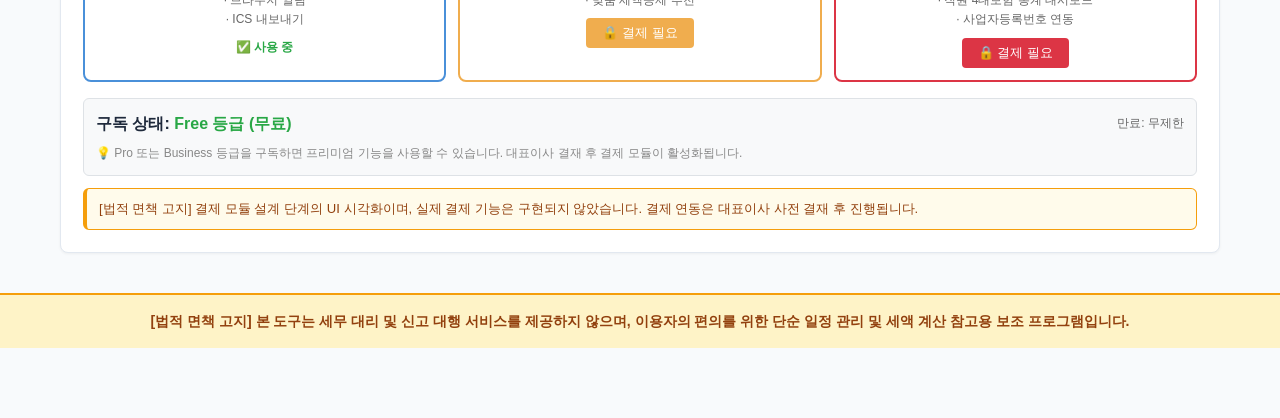
<file: prototype_20261013/index.html>
<!DOCTYPE html>
<html lang="ko">
<head>
<meta charset="UTF-8">
<meta name="viewport" content="width=device-width, initial-scale=1.0">
<title>Tax &amp; Labor Manager — 세무·노무 일정 및 간이 계산 보조 도구</title>
<!--
  ============================================================================
  Tax & Labor Manager (세무·노무 일정 관리 + 세금 간이 계산 보조 도구)
  - 10조 스튜디오 · automation · 정본 v2 (2026-10-13 확장판)
  - 단일 파일 정적 웹 앱(HTML/CSS/JS, 외부 라이브러리 0). 서버·DB 없음.
  - 개인정보: 모든 입력값은 브라우저 localStorage에만 저장되며 외부 전송 없음.
  - 법적 성격: 세무 대리·신고 대행이 아닌 '단순 일정 관리 및 세액 계산 참고용 보조'.
  - 근거(2026 요율): 보건복지부 2026년 건강보험료율 7.19% 결정 보도자료,
    국민연금 9.5%(연금개혁), 고용보험 실업급여 1.8%, 장기요양 건보료의 12.95%.
    4대보험 정보연계센터·국세청 홈택스 공시 기준. 요율은 매년 변동될 수 있음.
  ============================================================================
-->
<style>
  :root{
    --primary:#2563eb; --primary-dark:#1d4ed8; --bg:#f8fafc; --card:#ffffff;
    --text:#1e293b; --muted:#64748b; --border:#e2e8f0;
    --warn-bg:#fef3c7; --warn-border:#f59e0b; --warn-text:#92400e;
    --danger:#dc2626; --ok:#059669;
  }
  *{box-sizing:border-box;margin:0;padding:0;font-family:'Malgun Gothic','Apple SD Gothic Neo',sans-serif;}
  body{background:var(--bg);color:var(--text);line-height:1.6;padding-bottom:70px;}

  /* ── 법적 면책 고지 (상단·하단 영구 고정) ───────────────────────────── */
  .disclaimer-banner{background:var(--warn-bg);border-bottom:2px solid var(--warn-border);
    color:var(--warn-text);padding:10px 20px;font-size:.88rem;text-align:center;font-weight:bold;
    position:sticky;top:0;z-index:1000;}
  .disclaimer-footer{background:var(--warn-bg);border-top:2px solid var(--warn-border);
    color:var(--warn-text);padding:15px 20px;font-size:.88rem;text-align:center;font-weight:bold;margin-top:40px;}
  .disclaimer-inline{background:#fffbeb;border:1px solid var(--warn-border);border-left:4px solid var(--warn-border);
    color:var(--warn-text);padding:10px 12px;border-radius:6px;font-size:.82rem;margin-top:10px;line-height:1.5;}

  header{background:var(--primary);color:#fff;padding:22px 20px;text-align:center;}
  header h1{font-size:1.6rem;margin-bottom:6px;}
  header p{font-size:.95rem;opacity:.92;}

  .tabs{display:flex;justify-content:center;gap:0;background:#fff;border-bottom:1px solid var(--border);
    position:sticky;top:44px;z-index:900;flex-wrap:wrap;}
  .tab{padding:12px 20px;cursor:pointer;border:none;background:none;font-size:.95rem;font-weight:bold;
    color:var(--muted);border-bottom:3px solid transparent;}
  .tab.active{color:var(--primary);border-bottom-color:var(--primary);}
  .panel{display:none;}
  .panel.active{display:block;}

  .container{max-width:1200px;margin:24px auto;padding:0 20px;}
  .grid2{display:grid;grid-template-columns:1fr 1fr;gap:24px;}
  @media(max-width:900px){.grid2{grid-template-columns:1fr;}}

  .card{background:var(--card);border:1px solid var(--border);border-radius:8px;padding:22px;
    box-shadow:0 1px 3px rgba(0,0,0,.05);margin-bottom:24px;}
  .card h2{font-size:1.2rem;color:var(--primary);margin-bottom:16px;border-bottom:2px solid var(--border);padding-bottom:8px;}

  .filterbar{display:flex;gap:10px;margin-bottom:14px;flex-wrap:wrap;}
  .filterbar select,.filterbar input{padding:8px 12px;border:1px solid var(--border);border-radius:4px;font-size:.9rem;}
  .filterbar input{flex:1;min-width:140px;}

  .upcoming{background:#eff6ff;border:1px solid #bfdbfe;border-radius:6px;padding:12px 16px;margin-bottom:14px;
    display:flex;align-items:center;justify-content:space-between;font-weight:bold;color:var(--primary-dark);font-size:.95rem;}

  .schedule-list{max-height:460px;overflow-y:auto;border:1px solid var(--border);border-radius:4px;}
  .schedule-item{padding:12px;border-bottom:1px solid var(--border);display:flex;justify-content:space-between;align-items:flex-start;gap:10px;}
  .schedule-item:last-child{border-bottom:none;}
  .schedule-item.urgent{background:#fef2f2;}
  .schedule-item.soon{background:#fffbeb;}
  .schedule-info h4{font-size:.98rem;margin-bottom:4px;}
  .schedule-info p{font-size:.83rem;color:var(--muted);}
  .badge{background:#dbeafe;color:var(--primary-dark);padding:3px 8px;border-radius:12px;font-size:.72rem;font-weight:bold;white-space:nowrap;}
  .badge.dday{background:var(--danger);color:#fff;}
  .badge.soon{background:var(--warn-border);color:#fff;}
  .badge.labor{background:#dcfce7;color:#166534;}
  .delbtn{background:none;border:1px solid var(--border);color:var(--muted);border-radius:4px;cursor:pointer;
    font-size:.75rem;padding:3px 8px;}

  .form-group{margin-bottom:14px;}
  .form-group label{display:block;font-size:.88rem;font-weight:bold;margin-bottom:5px;}
  .form-group input,.form-group select{width:100%;padding:10px;border:1px solid var(--border);border-radius:4px;font-size:1rem;}
  .btn{background:var(--primary);color:#fff;border:none;padding:11px 20px;border-radius:4px;font-size:1rem;
    font-weight:bold;cursor:pointer;width:100%;transition:background .2s;}
  .btn:hover{background:var(--primary-dark);}
  .btn.secondary{background:#fff;color:var(--primary);border:1px solid var(--primary);}
  .btn.warn{background:var(--warn-border);}
  .row{display:flex;gap:10px;flex-wrap:wrap;}
  .row .btn{width:auto;flex:1;min-width:130px;}

  .result-box{background:#f1f5f9;border:1px solid var(--border);border-radius:6px;padding:16px;margin-top:16px;}
  .result-box h3{font-size:1.05rem;margin-bottom:8px;}
  .result-row{display:flex;justify-content:space-between;font-size:.95rem;padding:3px 0;}
  .result-total{font-size:1.15rem;font-weight:bold;color:var(--primary-dark);border-top:1px solid var(--border);
    margin-top:8px;padding-top:8px;}

  pre{background:#1e293b;color:#f8fafc;padding:16px;border-radius:6px;overflow-x:auto;font-size:.82rem;line-height:1.5;}
  table.data{width:100%;border-collapse:collapse;font-size:.88rem;margin-top:8px;}
  table.data th,table.data td{border:1px solid var(--border);padding:7px 10px;text-align:left;}
  table.data th{background:#f1f5f9;}
  .note{font-size:.8rem;color:var(--muted);margin-top:6px;}
  .tag{display:inline-block;background:#eef2ff;color:#3730a3;border-radius:4px;padding:1px 6px;font-size:.75rem;margin-left:4px;}
  .muted{color:var(--muted);font-size:.85rem;}
</style>
</head>
<body>

<!-- 상단 법적 면책 고지 (영구 고정) -->
<div class="disclaimer-banner">
  [법적 면책 고지] 본 도구는 세무 대리 및 신고 대행 서비스를 제공하지 않으며, 이용자의 편의를 위한 단순 일정 관리 및 세액 계산 참고용 보조 프로그램입니다.
</div>

<header>
  <h1>Tax &amp; Labor Manager</h1>
  <p>자영업자·소상공인·소규모 사업장을 위한 세무·노무 일정 관리 및 간이 계산 보조 도구</p>
  <p style="font-size:.8rem;opacity:.85;margin-top:6px;">정본 v2 · 2026-10-13 · 단일 파일 정적 앱(서버·DB 없음) · 모든 입력값은 내 브라우저에만 저장</p>
</header>
<div id="legal-popup" style="position:fixed;top:0;left:0;width:100%;height:100%;background:rgba(0,0,0,0.6);display:flex;align-items:center;justify-content:center;z-index:2000;">
  <div style="background:#fff;padding:20px;border-radius:8px;max-width:500px;width:90%;text-align:center;">
    <p style="margin-bottom:15px;">단순 참고용 모의 시뮬레이터입니다. 공식 세무 신고용이 아닌 이용자 스스로의 시뮬레이션 목적이며, 실제 세무 신고에는 세무사의 확인을 받으시기 바랍니다.</p>
    <button id="disclaimer-ok" style="padding:10px 20px;background:#2563eb;color:#fff;border:none;border-radius:4px;cursor:pointer;">확인</button>
  </div>
</div>
<script>
  (function(){
    if(localStorage.getItem('disclaimerDismissed')){ return; }
    var popup=document.getElementById('legal-popup');
    var btn=document.getElementById('disclaimer-ok');
    btn.addEventListener('click',function(){ localStorage.setItem('disclaimerDismissed','1'); popup.style.display='none'; });
  })();
</script>

<div class="tabs">
  <button class="tab active" onclick="showPanel('panel-schedule',this)">📅 일정 관리</button>
  <button class="tab" onclick="showPanel('panel-calc',this)">🧮 세금 계산기</button>
  <button class="tab" onclick="showPanel('panel-alert',this)">🔔 알림 설정</button>
  <button class="tab" onclick="showPanel('panel-privacy',this)">🔒 개인정보·면책</button>
</div>

<div class="container">

<!-- ══════════════ 일정 관리 ══════════════ -->
<div id="panel-schedule" class="panel active">
  <div class="grid2">
    <div>
      <div class="card">
        <h2>📅 세무·노무 일정 목록</h2>
        <div class="upcoming">
          <span>🔔 30일 이내 주요 신고 일정</span>
          <span id="upcoming-count" class="badge">30일 이내 임박 일정</span>
        </div>
        <div class="filterbar">
          <select id="filter-category" onchange="renderSchedules()">
            <option value="ALL">전체 분류</option>
            <option value="세무">세무 (국세·지방세)</option>
            <option value="노무">노무 (4대보험·급여)</option>
            <option value="신고안내">신고·환급 안내</option>
            <option value="내일정">내가 추가한 일정</option>
          </select>
          <input type="text" id="search-keyword" placeholder="검색어 입력 (예: 부가세)" oninput="renderSchedules()">
        </div>
        <div class="schedule-list" id="schedule-container"></div>
        <div class="note">※ 기한이 주말·공휴일이면 다음 영업일로 연장됩니다. 아래 날짜는 법령상 기준일이며 실제 고지·연장 여부는 국세청 홈택스/4대보험 정보연계센터에서 반드시 확인하세요.</div>
      </div>
    </div>

    <div>
      <div class="card">
        <h2>➕ 내 일정 추가</h2>
        <div class="form-group">
          <label for="new-title">일정 제목</label>
          <input type="text" id="new-title" placeholder="예: 거래처 세금계산서 정리">
        </div>
        <div class="form-group">
          <label for="new-date">기한(날짜)</label>
          <input type="date" id="new-date">
        </div>
        <div class="form-group">
          <label for="new-category">분류</label>
          <select id="new-category">
            <option value="세무">세무</option>
            <option value="노무">노무</option>
            <option value="내일정">내 일정(기타)</option>
          </select>
        </div>
        <div class="form-group">
          <label for="new-desc">메모 (선택)</label>
          <input type="text" id="new-desc" placeholder="예: 홈택스에서 전자세금계산서 조회">
        </div>
        <button class="btn" onclick="addSchedule()">일정 추가</button>
        <div class="row" style="margin-top:10px;">
          <button class="btn secondary" onclick="exportICS()">📤 캘린더 내보내기(.ics)</button>
          <button class="btn secondary" onclick="resetSchedules()">기본 일정 복원</button>
        </div>
        <div class="note">내가 추가한 일정은 이 브라우저(localStorage)에만 저장되며, 외부로 전송되지 않습니다.</div>
      </div>

      <div class="card">
        <h2>ℹ️ 기준 안내</h2>
        <p class="muted">본 목록은 개인 일반과세자·간이과세자·소규모 사업장을 기준으로 한 <b>참고용 기본 일정</b>입니다. 법인사업자(법인세·부가세 예정신고), 성실신고확인대상자, 반기납부 승인 사업장은 신고 횟수·기한이 다를 수 있습니다.</p>
        <p class="muted" style="margin-top:8px;">근거: 국세청 홈택스 신고납부 안내, 4대사회보험 정보연계센터, 2026년 건강보험료율 7.19%(보건복지부 결정).</p>
      </div>
    </div>
  </div>
</div>

<!-- ══════════════ 세금 계산기 ══════════════ -->
<div id="panel-calc" class="panel">
  <div class="grid2">
    <div>
      <div class="card">
        <h2>🧮 간이 계산기</h2>
        <div class="form-group">
          <label for="calc-type">계산 종류</label>
          <select id="calc-type" onchange="toggleCalcType()">
            <option value="vat">부가가치세 (일반과세자)</option>
            <option value="vat-simple">부가가치세 (간이과세자)</option>
            <option value="income">종합소득세 (기본세율)</option>
            <option value="withholding">원천세 (사업소득 3.3% 프리랜서)</option>
            <option value="insurance">4대보험 (근로자 부담분)</option>
          </select>
        </div>

        <div id="f-vat">
          <div class="form-group"><label for="vat-supply">과세표준 공급가액 합계 (원)</label>
            <input type="number" id="vat-supply" value="50000000"></div>
          <div class="form-group"><label for="vat-purchase">공제받을 매입세액 합계 (원)</label>
            <input type="number" id="vat-purchase" value="3000000"></div>
        </div>

        <div id="f-vat-simple" style="display:none;">
          <div class="form-group"><label for="vats-supply">공급대가 합계 (세금 포함 매출, 원)</label>
            <input type="number" id="vats-supply" value="40000000"></div>
          <div class="form-group"><label for="vats-rate">업종별 부가가치율 (%)</label>
            <select id="vats-rate">
              <option value="15">소매·음식점 등 (15%)</option>
              <option value="20">제조·숙박 등 (20%)</option>
              <option value="25">건설·운수 등 (25%)</option>
              <option value="30" selected>부동산임대·기타 (30%)</option>
            </select></div>
          <div class="note">간이과세자 세액 = 공급대가 × 업종별 부가가치율 × 10%</div>
        </div>

        <div id="f-income" style="display:none;">
          <div class="form-group"><label for="income-annual">연간 총수입금액 (매출, 원)</label>
            <input type="number" id="income-annual" value="80000000"></div>
          <div class="form-group"><label for="income-expense">연간 필요경비 (원)</label>
            <input type="number" id="income-expense" value="50000000"></div>
          <div class="form-group"><label for="income-deduct">소득공제 합계 — 본인·부양가족·연금 등 (원)</label>
            <input type="number" id="income-deduct" value="1500000"></div>
        </div>

        <div id="f-withholding" style="display:none;">
          <div class="form-group"><label for="wh-amount">지급액 (세전, 원)</label>
            <input type="number" id="wh-amount" value="3000000"></div>
          <div class="note">사업소득 3.3% = 소득세 3% + 지방소득세 0.3% (원천징수 후 다음 해 5월 종합소득세 신고 시 정산)</div>
        </div>

        <div id="f-insurance" style="display:none;">
          <div class="form-group"><label for="ins-month">월 보수(세전 급여, 원)</label>
            <input type="number" id="ins-month" value="3000000"></div>
          <div class="note">2026년 근로자 부담: 국민연금 4.75% · 건강보험 3.595% · 장기요양 건보료×12.95% · 고용보험(실업급여) 0.9%. 산재보험은 전액 사업주 부담.</div>
        </div>

        <button class="btn" onclick="calculate()">간이 추정 실행</button>
      </div>
    </div>

    <div>
      <div class="card">
        <h2>📊 추정 결과</h2>
        <div class="result-box" id="calc-result">
          <p class="muted">계산 종류와 금액을 선택한 뒤 [간이 추정 실행]을 누르세요.</p>
        </div>
      </div>
      <div class="card">
        <h2>📌 2026년 요율 참고표</h2>
        <table class="data">
          <tr><th>항목</th><th>전체</th><th>근로자 부담</th></tr>
          <tr><td>국민연금</td><td>9.5%</td><td>4.75%</td></tr>
          <tr><td>건강보험</td><td>7.19%</td><td>3.595%</td></tr>
          <tr><td>장기요양보험</td><td>건보료의 12.95%</td><td>절반</td></tr>
          <tr><td>고용보험(실업급여)</td><td>1.8%</td><td>0.9%</td></tr>
          <tr><td>산재보험</td><td>업종별(평균 약 1.4%)</td><td>0(사업주 전액)</td></tr>
        </table>
        <div class="note">출처: 보건복지부 2026 건강보험료율 결정(7.19%), 4대보험 정보연계센터·근로복지공단 공시. 요율·기준소득월액 상·하한(2026년 41만~659만 원)은 매년 변동될 수 있으므로 실제 급여명세서·공단 조회값을 최종 기준으로 삼으세요.</div>
      </div>
    </div>
  </div>
</div>

<!-- ══════════════ 알림 설정 ══════════════ -->
<div id="panel-alert" class="panel">
  <div class="grid2">
    <div>
      <div class="card">
        <h2>🔔 브라우저 알림</h2>
        <p class="muted">신고 기한이 다가오면 브라우저 알림으로 알려드립니다. (이 탭이 열려 있는 동안 동작합니다.)</p>
        <div class="form-group" style="margin-top:14px;">
          <label for="alert-days">며칠 전에 알릴까요?</label>
          <select id="alert-days" onchange="saveAlertPref()">
            <option value="1">1일 전</option>
            <option value="3" selected>3일 전</option>
            <option value="7">7일 전</option>
            <option value="14">14일 전</option>
          </select>
        </div>
        <div class="row">
          <button class="btn" onclick="requestNotify()">알림 권한 요청</button>
          <button class="btn secondary" onclick="testNotify()">테스트 알림</button>
        </div>
        <div class="result-box" id="alert-status"><p class="muted">현재 알림 권한: 확인 전</p></div>
      </div>
    </div>
    <div>
      <div class="card">
        <h2>📋 알림 대상 미리보기</h2>
        <div class="schedule-list" id="alert-preview" style="max-height:360px;"></div>
        <div class="note">정적 웹 앱 특성상 앱이 닫혀 있을 때는 알림이 오지 않습니다. 상시 알림이 필요하면 아래 캘린더 내보내기(.ics)로 휴대폰 기본 캘린더에 등록하는 방법을 권장합니다.</div>
        <button class="btn secondary" style="margin-top:10px;" onclick="exportICS()">📤 캘린더 내보내기(.ics)</button>
      </div>
    </div>
  </div>
</div>

<!-- ══════════════ 개인정보·면책 ══════════════ -->
<div id="panel-privacy" class="panel">
  <div class="card">
    <h2>🔒 개인정보 처리 및 법적 성격 안내</h2>
    <p style="margin-bottom:10px;"><b>1. 수집하는 개인정보: 없음.</b> 본 도구는 회원가입·로그인이 없으며, 사업자등록번호·주민등록번호 등 민감정보를 수집·전송하지 않습니다. 사용자가 입력한 일정·금액은 오직 사용자의 브라우저 저장소(localStorage)에만 남고 외부 서버로 전송되지 않습니다.</p>
    <p style="margin-bottom:10px;"><b>2. 법적 성격.</b> 본 도구는 세무 대리 및 신고 대행 서비스를 제공하지 않으며, 이용자의 편의를 위한 단순 일정 관리 및 세액 계산 참고용 보조 프로그램입니다. 세무사법 제2조에 따른 세무 대리(기장·신고 대행·세무 자문)에 해당하지 않습니다.</p>
    <p style="margin-bottom:10px;"><b>3. 계산 결과의 한계.</b> 모든 계산은 공개된 세율·요율을 적용한 단순 추정치이며, 소득공제·세액공제·가산세·감면·정산을 모두 반영하지 않습니다. 실제 신고 세액과 다를 수 있습니다.</p>
    <p style="margin-bottom:10px;"><b>4. 최종 확인 의무.</b> 실제 신고·납부 금액과 기한은 국세청 홈택스(126), 4대사회보험 정보연계센터, 세무대리인(세무사)을 통해 반드시 확인하시기 바랍니다.</p>
    <p><b>5. 근거 자료.</b> 일정: 국세청 홈택스 신고·납부 안내. 요율: 2026년 국민연금 9.5%·건강보험 7.19%·장기요양 건보료의 12.95%·고용보험(실업급여) 1.8%(보건복지부·근로복지공단 공시).</p>
    <div class="disclaimer-inline">
      [법적 면책 고지] 본 도구는 세무 대리 및 신고 대행 서비스를 제공하지 않으며, 이용자의 편의를 위한 단순 일정 관리 및 세액 계산 참고용 보조 프로그램입니다.
    </div>
  </div>
</div>

  <!-- 2주차 연동 설계 (요약) -->
  <div class="card">
    <h2>🔌 2주차 연동 설계 요약 (결재 전 · 설계까지만)</h2>
    <p class="muted" style="margin-bottom:10px;">아래는 대표이사 사전 결재 후 착수 예정인 2주차 항목의 설계 요약입니다. 실제 결제 연동·외부 API 키 발급·외부 배포는 결재 전까지 착수하지 않습니다.</p>
    <pre><code>[설계 요약 — 상세 문서: docs/payment-design.md]
1) 결제(PG): 정적 프론트 + 서버리스 결제확인 엔드포인트 구조. 키는 서버측 환경변수 보관(코드·프론트 노출 금지).
2) 무료 배포 후보: GitHub Pages / Cloudflare Pages / Netlify (정적, 0원). 상세: docs/deployment-plan.md
3) 승인 게이트: PG 가입·API 키·외부 게시는 모두 대표이사 최종 결재 대상.</code></pre>
  </div>

  <!-- 결제 모듈 UI (비기능 설계 시각화) -->
  <div class="card">
    <h2>💳 결제 모듈 UI (설계 단계 — 비기능 Mockup)</h2>
    <p class="muted" style="margin-bottom:10px;">아래 UI는 결제 모듈 설계 시각화용 Mockup입니다. 실제 결제 기능은 대표이사 결재 후 구현됩니다.</p>

    <!-- 구독 등급 카드 -->
    <div style="display:flex;gap:12px;margin-bottom:16px;flex-wrap:wrap;">
      <div style="flex:1;min-width:150px;border:2px solid #4a90d9;border-radius:8px;padding:12px;text-align:center;">
        <div style="font-weight:bold;font-size:18px;">Free</div>
        <div style="font-size:24px;font-weight:bold;color:#4a90d9;">0원</div>
        <div style="font-size:12px;color:#666;margin-top:8px;">· 기본 세무 일정 DB<br>· 간이 세금 계산기(5종)<br>· 브라우저 알림<br>· ICS 내보내기</div>
        <div style="margin-top:8px;font-size:12px;color:#28a745;font-weight:bold;">✅ 사용 중</div>
      </div>
      <div style="flex:1;min-width:150px;border:2px solid #f0ad4e;border-radius:8px;padding:12px;text-align:center;position:relative;">
              <div style="font-weight:bold;font-size:18px;">Pro</div>
              <div id="pro-price" style="font-size:24px;font-weight:bold;color:#f0ad4e;">1,000원</div>
              <div style="font-size:12px;color:#666;margin-top:8px;">· 사업자 유형별 자동 필터링<br>· 계산 결과 PDF 내보내기<br>· 맞춤 세액공제 추천</div>
              <div style="position:absolute;top:-10px;right:-10px;background:#f0ad4e;color:white;font-size:10px;padding:2px 6px;border-radius:4px;">프리미엄</div>
              <button type="button" onclick="showPaymentLocked('Pro')" style="margin-top:8px;padding:6px 16px;background:#f0ad4e;color:white;border:none;border-radius:4px;cursor:pointer;font-size:13px;">
                🔒 결제 필요
              </button>
            </div>
      <div style="flex:1;min-width:150px;border:2px solid #dc3545;border-radius:8px;padding:12px;text-align:center;position:relative;">
        <div style="font-weight:bold;font-size:18px;">Business</div>
        <div style="font-size:24px;font-weight:bold;color:#dc3545;">29,000원</div>
        <div style="font-size:12px;color:#666;margin-top:8px;">· Pro 기능 전체<br>· 팀 공유(최대 5명)<br>· 직원 4대보험 통계 대시보드<br>· 사업자등록번호 연동</div>
        <div style="position:absolute;top:-10px;right:-10px;background:#dc3545;color:white;font-size:10px;padding:2px 6px;border-radius:4px;">프리미엄</div>
        <button type="button" onclick="showPaymentLocked('Business')" style="margin-top:8px;padding:6px 16px;background:#dc3545;color:white;border:none;border-radius:4px;cursor:pointer;font-size:13px;">
          🔒 결제 필요
        </button>
      </div>
    </div>

    <!-- 구독 상태 표시 -->
    <div style="background:#f8f9fa;border:1px solid #dee2e6;border-radius:6px;padding:12px;margin-bottom:12px;">
      <div style="display:flex;justify-content:space-between;align-items:center;">
        <div>
          <strong>구독 상태:</strong> <span style="color:#28a745;font-weight:bold;">Free 등급 (무료)</span>
        </div>
        <div style="font-size:12px;color:#666;">만료: 무제한</div>
      </div>
      <div style="margin-top:8px;font-size:12px;color:#888;">
        💡 Pro 또는 Business 등급을 구독하면 프리미엄 기능을 사용할 수 있습니다. 대표이사 결재 후 결제 모듈이 활성화됩니다.
      </div>
    </div>

    <!-- 결제 잠금 안내 모달 -->
    <div id="payment-locked-modal" style="display:none;position:fixed;top:0;left:0;width:100%;height:100%;background:rgba(0,0,0,0.5);z-index:1000;">
      <div style="background:white;border-radius:8px;max-width:400px;margin:100px auto;padding:24px;text-align:center;">
        <div style="font-size:48px;margin-bottom:12px;">🔒</div>
        <h3 style="margin:0 0 12px;">프리미엄 기능</h3>
        <p style="color:#666;margin-bottom:20px;">결제 모듈은 대표이사 최종 결재 후 활성화됩니다.<br>결재 완료 시 자동으로 기능이 잠금 해제됩니다.</p>
        <button type="button" onclick="document.getElementById('payment-locked-modal').style.display='none'" style="padding:8px 24px;background:#6c757d;color:white;border:none;border-radius:4px;cursor:pointer;">확인</button>
      </div>
    </div>

    <div class="disclaimer-inline">
      [법적 면책 고지] 결제 모듈 설계 단계의 UI 시각화이며, 실제 결제 기능은 구현되지 않았습니다. 결제 연동은 대표이사 사전 결재 후 진행됩니다.
    </div>
  </div>

</div><!-- /container -->

<!-- 하단 법적 면책 고지 (영구 고정) -->
<div class="disclaimer-footer">
  [법적 면책 고지] 본 도구는 세무 대리 및 신고 대행 서비스를 제공하지 않으며, 이용자의 편의를 위한 단순 일정 관리 및 세액 계산 참고용 보조 프로그램입니다.
</div>

<script>
/* ─────────────────────────────────────────────────────────────────────────
   데이터: 정기 일정 생성 + 연간 고정 일정 + 사용자 일정
   ───────────────────────────────────────────────────────────────────────── */
const DISCLAIMER = "본 도구는 세무 대리 및 신고 대행 서비스를 제공하지 않으며, 이용자의 편의를 위한 단순 일정 관리 및 세액 계산 참고용 보조 프로그램입니다.";

function showPaymentLocked(tier){
  alert(
    '💳 ['+tier+' 등급 결제]\n\n' +
    '결제 모듈은 대표이사 최종 결재 후 활성화됩니다.\n' +
    '결재 완료 시 자동으로 프리미엄 기능이 잠금 해제됩니다.\n\n' +
    '자세한 내용은 docs/payment-design.md 를 참고하십시오.'
  );
}

function fmt(n){ return Math.round(n).toLocaleString('ko-KR'); }
function yearOf(){ return new Date().getFullYear(); }

// 연간 고정 일정 (매년 반복, 기준일)
function annualEvents(y){
  return [
    { id:`a${y}-vats1`, title:"부가가치세 1기 예정신고·납부", date:`${y}-04-25`, category:"세무", desc:"법인 기준 1~3월 실적 예정신고 (개인 일반과세자는 예정고지 납부)" },
    { id:`a${y}-resident`, title:"종합소득세 확정신고·납부", date:`${y}-05-31`, category:"세무", desc:`${y-1}년 귀속 종합소득세 확정신고 (성실신고확인대상자는 6월 30일)` },
    { id:`a${y}-vat1`, title:"부가가치세 1기 확정신고·납부", date:`${y}-07-25`, category:"세무", desc:"1월 1일~6월 30일 과세기간 확정신고(개인·법인)" },
    { id:`a${y}-vat2b`, title:"부가가치세 2기 예정신고·납부", date:`${y}-10-25`, category:"세무", desc:"7월 1일~9월 30일 실적 예정신고" },
    { id:`a${y}-mid`, title:"종합소득세 중간예납", date:`${y}-11-30`, category:"세무", desc:"직전연도 산출세액 50% 중간예납 (고지 또는 신고)" }
  ];
}

// 매월 정기 일정 (원천세·4대보험: 매월 10일)
function monthlyEvents(y){
  const out=[];
  for(let m=1;m<=12;m++){
    const mm=String(m).padStart(2,'0');
    out.push({ id:`m${y}${mm}-wh`, title:`${m}월 원천세 신고·납부`, date:`${y}-${mm}-10`, category:"세무", desc:"전월분 소득세 원천징수분 납부 및 지급명세서 제출(반기납부 승인 사업장은 제외)" });
    out.push({ id:`m${y}${mm}-ins`, title:`${m}월 4대보험료 납부`, date:`${y}-${mm}-10`, category:"노무", desc:"국민연금·건강보험·고용보험·산재보험 사업장·근로자 부담분 납부" });
  }
  return out;
}

function buildDefault(){
  const y=yearOf();
  let list=[];
  list=list.concat(annualEvents(y));
  list=list.concat(monthlyEvents(y));
  // 다음 연도 2기 확정(1월) 안내
  list.push({ id:`a${y+1}-vat2f`, title:`부가가치세 2기 확정신고 안내(${y+1}년 1월)`, date:`${y+1}-01-25`, category:"신고안내", desc:`${y}년 7월~12월 과세기간 확정신고 예정 (주말이면 연장)` });
  list.push({ id:`a${y}-bonus`, title:"근로·자녀장려금 신청 안내", date:`${y}-05-01`, category:"신고안내", desc:"5월 1일~31일 홈택스 신청 (대상자 자동 안내)" });
  list.push({ id:`a${y}-report`, title:"사업장 현황신고(부동산임대업 등)", date:`${y}-02-10`, category:"세무", desc:"해당 업종 사업장 현황신고 기한" });
  return list;
}

const LS_KEY='tlm_schedules_v2';
let userSchedules = JSON.parse(localStorage.getItem(LS_KEY) || '[]');
let schedules = buildDefault();

function allSchedules(){ return schedules.concat(userSchedules); }

/* ─────────────────────────────────────────────────────────────────────────
   렌더링
   ───────────────────────────────────────────────────────────────────────── */
function daysUntil(dateStr){
  const today=new Date(); today.setHours(0,0,0,0);
  const d=new Date(dateStr+"T00:00:00");
  return Math.round((d-today)/86400000);
}

function renderSchedules(){
  const cat=document.getElementById('filter-category').value;
  const kw=(document.getElementById('search-keyword').value||'').toLowerCase();
  const container=document.getElementById('schedule-container');
  if(!container) return;

  let data=allSchedules().filter(it=>{
    const mCat = (cat==='ALL') || (cat==='내일정' ? it.category==='내일정' : it.category===cat);
    const text=(it.title+' '+it.desc).toLowerCase();
    return mCat && text.includes(kw);
  }).filter(it=>daysUntil(it.date) >= -30); // 지난 30일 지난 건 제외
  data.sort((a,b)=> a.date.localeCompare(b.date));

  container.innerHTML='';
  let upcoming=0;
  data.forEach(it=>{
    const dd=daysUntil(it.date);
    if(dd>=0 && dd<=30) upcoming++;
    const cls = dd<0 ? '' : (dd<=3 ? 'urgent' : (dd<=7 ? 'soon' : ''));
    const badgeCls = dd<0 ? 'badge' : (dd<=3 ? 'badge dday' : (dd<=7 ? 'badge soon' : 'badge'));
    const ddayText = dd<0 ? `D+${Math.abs(dd)}` : (dd===0 ? 'D-DAY' : `D-${dd}`);
    const catBadge = it.category==='노무' ? 'badge labor' : 'badge';
    const div=document.createElement('div');
    div.className='schedule-item '+cls;
    div.innerHTML=`
      <div class="schedule-info">
        <h4>${it.title} <span class="${catBadge}">${it.category}</span></h4>
        <p>${it.desc} <br><strong>기한: ${it.date}</strong></p>
      </div>
      <div style="text-align:right;white-space:nowrap;">
        <span class="${badgeCls}">${ddayText}</span>
        ${it.user?`<br><button class="delbtn" onclick="delSchedule('${it.id}')">삭제</button>`:''}
      </div>`;
    container.appendChild(div);
  });
  document.getElementById('upcoming-count').innerText=upcoming+'건';
  renderAlertPreview();
}

function addSchedule(){
  const title=document.getElementById('new-title').value.trim();
  const date=document.getElementById('new-date').value;
  const category=document.getElementById('new-category').value;
  const desc=document.getElementById('new-desc').value.trim() || '내가 추가한 일정';
  if(!title || !date){ alert('제목과 날짜를 입력하세요.'); return; }
  userSchedules.push({ id:'u'+Date.now(), title, date, category, desc, user:true });
  localStorage.setItem(LS_KEY, JSON.stringify(userSchedules));
  document.getElementById('new-title').value='';
  document.getElementById('new-date').value='';
  document.getElementById('new-desc').value='';
  renderSchedules();
  alert('일정이 추가되었습니다.');
}

function delSchedule(id){
  userSchedules=userSchedules.filter(x=>x.id!==id);
  localStorage.setItem(LS_KEY, JSON.stringify(userSchedules));
  renderSchedules();
}

function resetSchedules(){
  if(!confirm('추가한 일정이 모두 삭제되고 기본 일정으로 복원됩니다. 계속할까요?')) return;
  userSchedules=[];
  localStorage.setItem(LS_KEY, JSON.stringify(userSchedules));
  renderSchedules();
}

/* ─────────────────────────────────────────────────────────────────────────
   탭 전환
   ───────────────────────────────────────────────────────────────────────── */
function showPanel(id, btn){
  document.querySelectorAll('.panel').forEach(p=>p.classList.remove('active'));
  document.getElementById(id).classList.add('active');
  document.querySelectorAll('.tab').forEach(t=>t.classList.remove('active'));
  if(btn) btn.classList.add('active');
}

/* ─────────────────────────────────────────────────────────────────────────
   세금 계산기
   ───────────────────────────────────────────────────────────────────────── */
function toggleCalcType(){
  const t=document.getElementById('calc-type').value;
  const map={ 'vat':'f-vat','vat-simple':'f-vat-simple','income':'f-income','withholding':'f-withholding','insurance':'f-insurance' };
  Object.values(map).forEach(id=>document.getElementById(id).style.display='none');
  document.getElementById(map[t]).style.display='block';
}

function disclaimerHtml(){
  return `<div class="disclaimer-inline">[법적 면책 고지] ${DISCLAIMER}</div>`;
}

// 종합소득세 기본세율(2023~ 적용, 8구간) 누진공제 방식
function incomeTaxByBracket(base){
  const brackets=[
    {lim:14000000, rate:0.06, ded:0},
    {lim:50000000, rate:0.15, ded:1260000},
    {lim:88000000, rate:0.24, ded:5760000},
    {lim:150000000, rate:0.35, ded:15440000},
    {lim:300000000, rate:0.38, ded:19940000},
    {lim:500000000, rate:0.40, ded:25940000},
    {lim:1000000000, rate:0.42, ded:35940000},
    {lim:Infinity, rate:0.45, ded:65940000}
  ];
  for(const b of brackets){
    if(base<=b.lim){ return {tax: Math.max(0, base*b.rate - b.ded), rate:b.rate}; }
  }
}

function calculate(){
  const type=document.getElementById('calc-type').value;
  const box=document.getElementById('calc-result');
  let html='';

  if(type==='vat'){
    const supply=parseFloat(document.getElementById('vat-supply').value)||0;
    const purchase=parseFloat(document.getElementById('vat-purchase').value)||0;
    const output=supply*0.1;
    const estimated=Math.max(0, output-purchase);
    html=`<h3>부가가치세 간이 추정 (일반과세자)</h3>
      <div class="result-row"><span>매출세액 (공급가액×10%)</span><span>${fmt(output)} 원</span></div>
      <div class="result-row"><span>공제 매입세액</span><span>${fmt(purchase)} 원</span></div>
      <div class="result-row result-total"><span>납부 예상액</span><span>${fmt(estimated)} 원</span></div>
      <p class="note">※ 신고 시 가산세·경감·조기환급 등에 따라 달라질 수 있습니다.</p>${disclaimerHtml()}`;
  }
  else if(type==='vat-simple'){
    const supply=parseFloat(document.getElementById('vats-supply').value)||0;
    const rate=parseFloat(document.getElementById('vats-rate').value)/100;
    const base=supply*rate;             // 부가가치(과세표준)
    const estimated=base*0.1;           // 납부세액
    html=`<h3>부가가치세 간이 추정 (간이과세자)</h3>
      <div class="result-row"><span>공급대가</span><span>${fmt(supply)} 원</span></div>
      <div class="result-row"><span>업종별 부가가치율</span><span>${(rate*100).toFixed(0)}%</span></div>
      <div class="result-row"><span>과세표준(부가가치)</span><span>${fmt(base)} 원</span></div>
      <div class="result-row result-total"><span>납부 예상액 (×10%)</span><span>${fmt(estimated)} 원</span></div>
      <p class="note">※ 세금계산서 발급분·매입세액 공제 등에 따라 달라질 수 있습니다.</p>${disclaimerHtml()}`;
  }
  else if(type==='income'){
    const income=parseFloat(document.getElementById('income-annual').value)||0;
    const expense=parseFloat(document.getElementById('income-expense').value)||0;
    const deduct=parseFloat(document.getElementById('income-deduct').value)||0;
    const net=Math.max(0, income-expense);          // 종합소득금액
    const base=Math.max(0, net-deduct);             // 과세표준
    const r=incomeTaxByBracket(base);
    const local=r.tax*0.1;                          // 지방소득세 10%
    const total=r.tax+local;
    html=`<h3>종합소득세 간이 추정</h3>
      <div class="result-row"><span>종합소득금액 (수입−필요경비)</span><span>${fmt(net)} 원</span></div>
      <div class="result-row"><span>과세표준 (소득금액−소득공제)</span><span>${fmt(base)} 원</span></div>
      <div class="result-row"><span>적용 기본세율</span><span>${(r.rate*100).toFixed(0)}%</span></div>
      <div class="result-row"><span>산출세액(국세)</span><span>${fmt(r.tax)} 원</span></div>
      <div class="result-row"><span>지방소득세(10%)</span><span>${fmt(local)} 원</span></div>
      <div class="result-row result-total"><span>합계 예상</span><span>${fmt(total)} 원</span></div>
      <p class="note">※ 세액공제·감면·기납부세액(중간예납·원천징수) 정산 전 추정치입니다.</p>${disclaimerHtml()}`;
  }
  else if(type==='withholding'){
    const amt=parseFloat(document.getElementById('wh-amount').value)||0;
    const income=amt*0.03, local=amt*0.003, net=amt-income-local;
    html=`<h3>원천세 간이 추정 (사업소득 3.3%)</h3>
      <div class="result-row"><span>지급액</span><span>${fmt(amt)} 원</span></div>
      <div class="result-row"><span>소득세 3%</span><span>${fmt(income)} 원</span></div>
      <div class="result-row"><span>지방소득세 0.3%</span><span>${fmt(local)} 원</span></div>
      <div class="result-row result-total"><span>실지급액</span><span>${fmt(net)} 원</span></div>
      <p class="note">※ 근로소득은 간이세액표 적용으로 계산 방식이 다릅니다.</p>${disclaimerHtml()}`;
  }
  else if(type==='insurance'){
    const m=parseFloat(document.getElementById('ins-month').value)||0;
    const pension=m*0.0475;
    const health=m*0.03595;
    const ltc=health*0.1295;
    const emp=m*0.009;
    const total=pension+health+ltc+emp;
    html=`<h3>4대보험 근로자 부담분 간이 추정 (2026)</h3>
      <div class="result-row"><span>국민연금 (4.75%)</span><span>${fmt(pension)} 원</span></div>
      <div class="result-row"><span>건강보험 (3.595%)</span><span>${fmt(health)} 원</span></div>
      <div class="result-row"><span>장기요양 (건보료×12.95%)</span><span>${fmt(ltc)} 원</span></div>
      <div class="result-row"><span>고용보험 실업급여 (0.9%)</span><span>${fmt(emp)} 원</span></div>
      <div class="result-row result-total"><span>근로자 부담 합계</span><span>${fmt(total)} 원</span></div>
      <p class="note">※ 산재보험은 전액 사업주 부담. 국민연금 기준소득월액 상·하한(2026년 41만~659만 원) 및 보수월액 정산에 따라 달라질 수 있습니다. 사업주 부담분은 위 금액과 동일 금액(국민연금·건강보험·장기요양·고용보험 실업급여)에 고용안정·직업능력개발(0.25~0.85%)·산재(업종별)가 가산됩니다.</p>${disclaimerHtml()}`;
  }
  box.innerHTML=html;
}

/* ─────────────────────────────────────────────────────────────────────────
   알림
   ───────────────────────────────────────────────────────────────────────── */
function saveAlertPref(){ localStorage.setItem('tlm_alert_days', document.getElementById('alert-days').value); }

function loadAlertPref(){
  const v=localStorage.getItem('tlm_alert_days');
  if(v) document.getElementById('alert-days').value=v;
}

function renderAlertPreview(){
  const sel=document.getElementById('alert-preview'); if(!sel) return;
  const days=parseInt(document.getElementById('alert-days').value||'3');
  const list=allSchedules()
    .map(it=>({...it, dd:daysUntil(it.date)}))
    .filter(it=>it.dd>=0 && it.dd<=Math.max(days,14))
    .sort((a,b)=>a.dd-b.dd);
  sel.innerHTML = list.length ? '' : '<div style="padding:12px;color:#64748b;">해당 기간에 임박한 일정이 없습니다.</div>';
  list.forEach(it=>{
    const div=document.createElement('div');
    div.className='schedule-item';
    div.innerHTML=`<div class="schedule-info"><h4>${it.title}</h4><p>기한: ${it.date}</p></div>
      <span class="badge ${it.dd<=parseInt(days)?'dday':''}">D-${it.dd}</span>`;
    sel.appendChild(div);
  });
}

function updateAlertStatus(){
  const el=document.getElementById('alert-status');
  if(!('Notification' in window)){ el.innerHTML='<p>이 브라우저는 알림을 지원하지 않습니다.</p>'; return; }
  const p=Notification.permission;
  const label = p==='granted' ? '허용됨 ✅' : (p==='denied' ? '차단됨 ⛔ (브라우저 설정에서 허용 필요)' : '미설정');
  el.innerHTML=`<p>현재 알림 권한: <b>${label}</b></p>`;
}

function requestNotify(){
  if(!('Notification' in window)){ alert('이 브라우저는 알림을 지원하지 않습니다.'); return; }
  Notification.requestPermission().then(p=>{
    updateAlertStatus();
    alert(p==='granted' ? '알림 권한이 허용되었습니다.' : '알림이 허용되지 않았습니다. 브라우저 주소창 옆 설정에서 허용할 수 있습니다.');
  });
}

function testNotify(){
  if('Notification' in window && Notification.permission==='granted'){
    new Notification('세무·노무 일정 알림 테스트', { body:'이것은 테스트 알림입니다. 실제 알림은 신고 기한이 다가오면 표시됩니다.' });
  } else {
    requestNotify();
  }
}

// 페이지가 열려 있는 동안 주기적으로 임박 일정 점검 (중복 알림 방지)
function checkUpcoming(){
  if(!('Notification' in window) || Notification.permission!=='granted') return;
  const days=parseInt(document.getElementById('alert-days').value||'3');
  const fired=JSON.parse(sessionStorage.getItem('tlm_fired')||'[]');
  allSchedules().forEach(it=>{
    const dd=daysUntil(it.date);
    if(dd>=0 && dd<=days && !fired.includes(it.id)){
      new Notification('신고 기한 임박: '+it.title, { body:`기한 ${it.date} (D-${dd}) — 국세청 홈택스/4대보험 정보연계센터에서 확인하세요.` });
      fired.push(it.id);
    }
  });
  sessionStorage.setItem('tlm_fired', JSON.stringify(fired));
}

/* ─────────────────────────────────────────────────────────────────────────
   캘린더(.ics) 내보내기 — 휴대폰 기본 캘린더 등록용
   ───────────────────────────────────────────────────────────────────────── */
function exportICS(){
  const pad=n=>String(n).padStart(2,'0');
  const stamp=()=>{ const d=new Date(); return `${d.getUTCFullYear()}${pad(d.getUTCMonth()+1)}${pad(d.getUTCDate())}T${pad(d.getUTCHours())}${pad(d.getUTCMinutes())}${pad(d.getUTCSeconds())}Z`; };
  const lines=[
    'BEGIN:VCALENDAR','VERSION:2.0','PRODID:-//10jo Studio//Tax Labor Manager//KO','CALSCALE:GREGORIAN'
  ];
  allSchedules().forEach(it=>{
    const d=it.date.replace(/-/g,'');
    const next=new Date(it.date+"T00:00:00"); next.setDate(next.getDate()+1);
    const dEnd=`${next.getFullYear()}${pad(next.getMonth()+1)}${pad(next.getDate())}`;
    lines.push('BEGIN:VEVENT');
    lines.push(`UID:${it.id}@tax-labor-manager`);
    lines.push(`DTSTAMP:${stamp()}`);
    lines.push(`DTSTART;VALUE=DATE:${d}`);
    lines.push(`DTEND;VALUE=DATE:${dEnd}`);
    lines.push(`SUMMARY:${it.title}`);
    lines.push(`DESCRIPTION:${it.desc} (참고용 보조 도구 알림)`);
    lines.push('BEGIN:VALARM','TRIGGER:-P3D','ACTION:DISPLAY',`DESCRIPTION:${it.title} 3일 전`,'END:VALARM');
    lines.push('END:VEVENT');
  });
  lines.push('END:VCALENDAR');
  const blob=new Blob([lines.join('\r\n')], {type:'text/calendar;charset=utf-8'});
  const url=URL.createObjectURL(blob);
  const a=document.createElement('a');
  a.href=url; a.download='세무노무_일정.ics';
  document.body.appendChild(a); a.click(); document.body.removeChild(a);
  URL.revokeObjectURL(url);
}

/* ─────────────────────────────────────────────────────────────────────────
   초기화
   ───────────────────────────────────────────────────────────────────────── */
window.onload=function(){
  renderSchedules();
  toggleCalcType();
  loadAlertPref();
  updateAlertStatus();
  renderAlertPreview();
  // 5분마다 임박 일정 점검 (페이지가 열려 있는 동안)
  setInterval(checkUpcoming, 5*60*1000);
  checkUpcoming();
};
</script>
</body>
</html>
</file>
<file: _구버전_20261013/style.css>
body {
    font-family: Arial, sans-serif;
    margin: 0;
    padding: 20px;
    background-color: #f5f5f5;
}
.container {
    max-width: 800px;
    margin: 0 auto;
    background: white;
    padding: 20px;
    border-radius: 8px;
    box-shadow: 0 0 10px rgba(0,0,0,0.1);
}
h1, h2 {
    color: #333;
}
input, button {
    padding: 8px;
    margin: 5px 0;
    border: 1px solid #ccc;
    border-radius: 4px;
}
input[type="date"], input[type="text"], input[type="number"] {
    width: 200px;
}
button {
    background-color: #007bff;
    color: white;
    cursor: pointer;
}
button:hover {
    background-color: #0056b3;
}
#schedule-list, #tax-result {
    margin-top: 10px;
    padding: 10px;
    background: #f9f9f9;
    border-radius: 4px;
}
.schedule-item {
    display: flex;
    justify-content: space-between;
    padding: 5px 0;
    border-bottom: 1px solid #eee;
}
.schedule-item button {
    background-color: #dc3545;
    font-size: 0.9em;
    padding: 3px 6px;
}
.schedule-item button:hover {
    background-color: #c82333;
}
</file>
